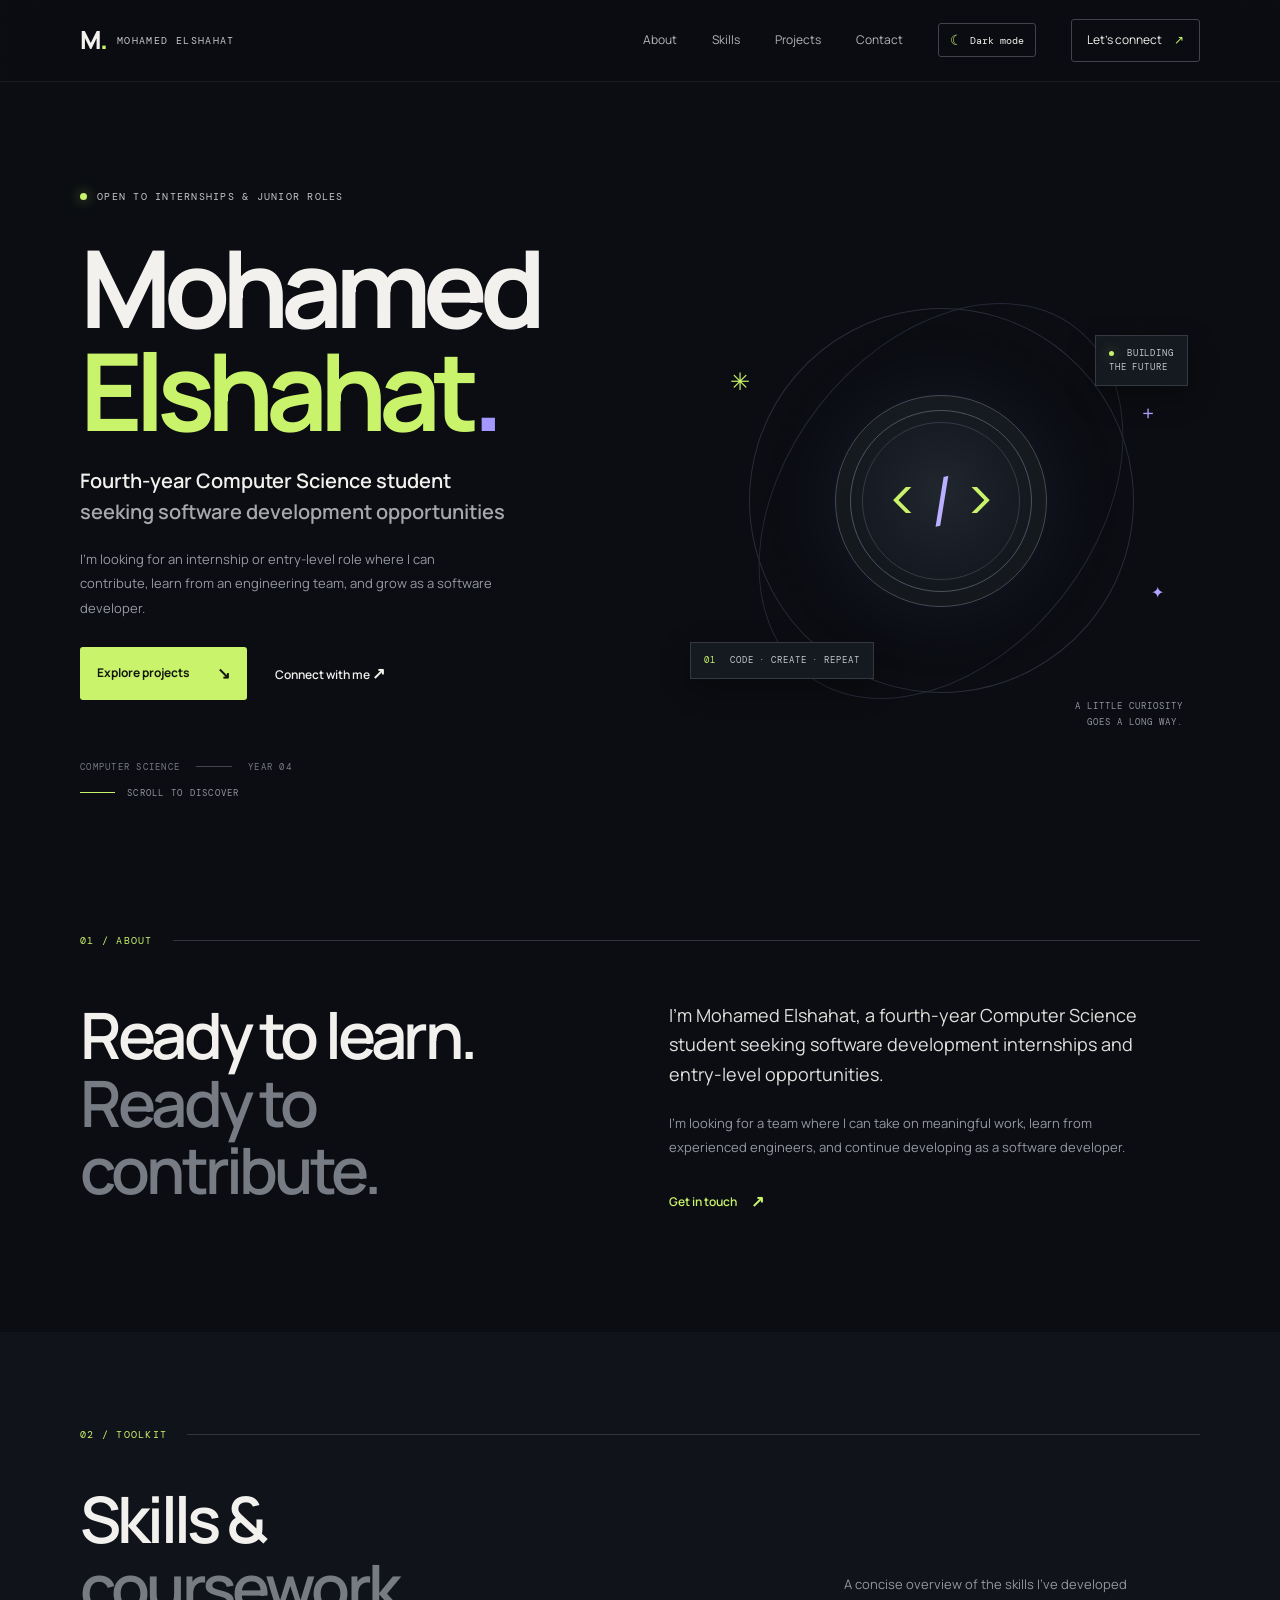
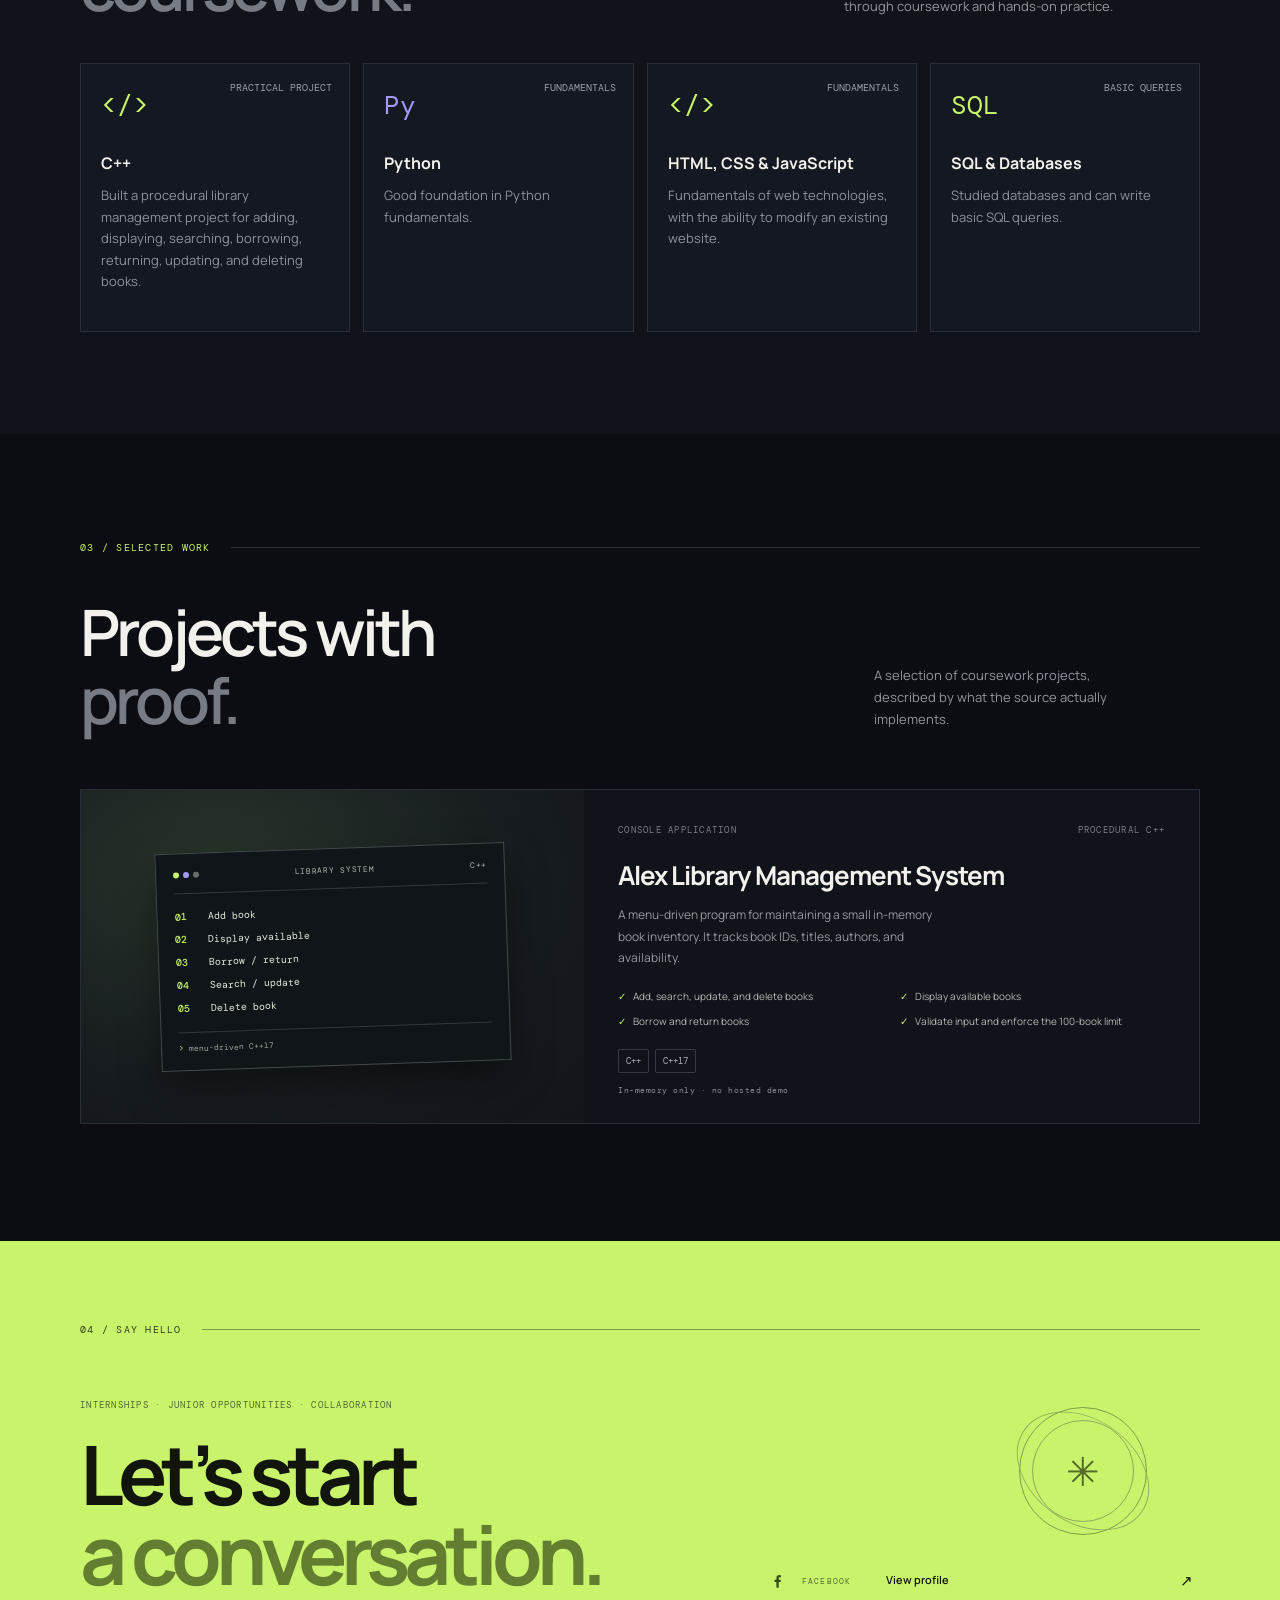
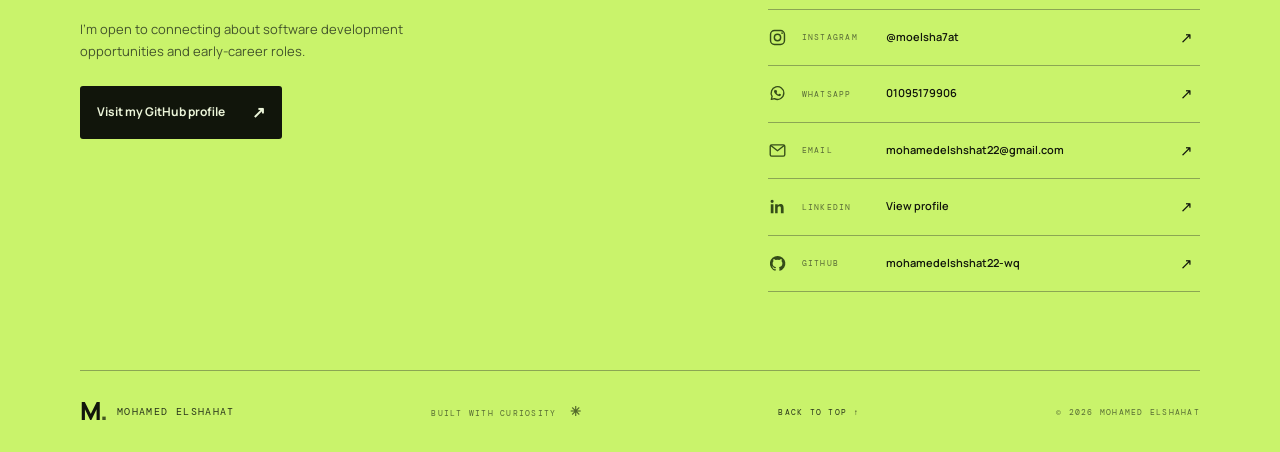
<file: index.html>
﻿<!doctype html>
<html lang="en">
<head>
  <meta charset="utf-8">
  <meta name="viewport" content="width=device-width, initial-scale=1">
  <meta name="theme-color" content="#0b0d12">
  <meta name="description" content="Mohamed Elshahat is a fourth-year Computer Science student seeking software development internships and entry-level opportunities.">
  <meta property="og:title" content="Mohamed Elshahat | Computer Science Student">
  <meta property="og:description" content="Fourth-year Computer Science student seeking software development internships and entry-level opportunities.">
  <meta property="og:type" content="website">
  <title>Mohamed Elshahat | CS Student Seeking Software Development Opportunities</title>
  <link rel="preconnect" href="https://fonts.googleapis.com">
  <link rel="preconnect" href="https://fonts.gstatic.com" crossorigin>
  <link href="https://fonts.googleapis.com/css2?family=DM+Mono:wght@400;500&family=Manrope:wght@400;500;600;700;800&display=swap" rel="stylesheet">
  <link rel="stylesheet" href="styles.css">
  <script defer src="script.js"></script>
</head>
<body>
  <a class="skip-link" href="#main-content">Skip to content</a>
  <div class="background-grid" aria-hidden="true"></div>

  <header class="site-header">
    <nav class="nav wrap" aria-label="Main navigation">
      <a class="brand" href="#home" aria-label="Mohamed Elshahat home">
        <span class="brand-mark" aria-hidden="true">M<span>.</span></span>
        <span class="brand-name">MOHAMED ELSHAHAT</span>
      </a>
      <button class="menu-toggle" type="button" aria-label="Open navigation" aria-expanded="false" aria-controls="nav-links">
        <span></span><span></span>
      </button>
      <div class="nav-links" id="nav-links">
        <a href="#about">About</a>
        <a href="#skills">Skills</a>
        <a href="#projects">Projects</a>
        <a href="#contact">Contact</a>
        <button class="theme-toggle" type="button" aria-label="Toggle color theme" aria-pressed="false">
          <span class="theme-icon" aria-hidden="true">☾</span>
          <span class="theme-label">Dark mode</span>
        </button>
        <a class="nav-cta" href="#contact">Let’s connect <span aria-hidden="true">↗</span></a>
      </div>
    </nav>
  </header>

  <main id="main-content" tabindex="-1">
    <section class="hero wrap" id="home" aria-labelledby="hero-title">
      <div class="hero-copy reveal">
        <p class="eyebrow"><span class="status-dot" aria-hidden="true"></span> OPEN TO INTERNSHIPS &amp; JUNIOR ROLES</p>
        <h1 id="hero-title">Mohamed<br><span class="name-accent">Elshahat</span><span class="hero-period" aria-hidden="true">.</span></h1>
        <p class="hero-title">Fourth-year Computer Science student<br><span>seeking software development opportunities</span></p>
        <p class="hero-intro">I’m looking for an internship or entry-level role where I can contribute, learn from an engineering team, and grow as a software developer.</p>
        <div class="hero-actions">
          <a class="button button-primary" href="#projects">Explore projects <span aria-hidden="true">↘</span></a>
          <a class="text-link" href="#contact">Connect with me <span aria-hidden="true">↗</span></a>
        </div>
        <div class="hero-meta"><span>COMPUTER SCIENCE</span><span class="meta-line" aria-hidden="true"></span><span>YEAR 04</span></div>
      </div>
      <div class="hero-art reveal" aria-hidden="true">
        <div class="orbit orbit-one"></div>
        <div class="orbit orbit-two"></div>
        <div class="art-core"><span class="core-bracket">&lt;</span><span class="core-slash">/</span><span class="core-bracket">&gt;</span></div>
        <div class="art-chip chip-top"><span class="chip-dot"></span> BUILDING<br>THE FUTURE</div>
        <div class="art-chip chip-bottom"><span class="chip-code">01</span> CODE · CREATE · REPEAT</div>
        <div class="spark spark-one">✳</div>
        <div class="spark spark-two">✦</div>
        <div class="art-cross">+</div>
        <div class="art-caption">A LITTLE CURIOSITY<br>GOES A LONG WAY.</div>
      </div>
      <a class="scroll-cue" href="#about"><span class="scroll-line" aria-hidden="true"></span> SCROLL TO DISCOVER</a>
    </section>

    <section class="section wrap" id="about" aria-labelledby="about-title">
      <div class="section-label reveal"><span>01 / ABOUT</span><span class="label-rule" aria-hidden="true"></span></div>
      <div class="about-layout">
        <h2 class="section-heading reveal" id="about-title">Ready to learn.<br><span class="muted">Ready to contribute.</span></h2>
        <div class="about-copy reveal">
          <p class="lead">I’m Mohamed Elshahat, a fourth-year Computer Science student seeking software development internships and entry-level opportunities.</p>
          <p>I’m looking for a team where I can take on meaningful work, learn from experienced engineers, and continue developing as a software developer.</p>
          <a class="inline-link" href="#contact">Get in touch <span aria-hidden="true">↗</span></a>
        </div>
      </div>
    </section>

    <section class="section skills-section" id="skills" aria-labelledby="skills-title">
      <div class="wrap">
        <div class="section-label reveal"><span>02 / TOOLKIT</span><span class="label-rule" aria-hidden="true"></span></div>
        <div class="skills-head">
          <h2 class="section-heading reveal" id="skills-title">Skills &amp;<br><span class="muted">coursework.</span></h2>
          <p class="skills-intro reveal">A concise overview of the skills I’ve developed through coursework and hands-on practice.</p>
        </div>
        <div class="skill-grid">
          <article class="skill-card reveal">
            <span class="skill-index">PRACTICAL PROJECT</span>
            <div class="skill-icon" aria-hidden="true">&lt;/&gt;</div>
            <h3>C++</h3>
            <p>Built a procedural library management project for adding, displaying, searching, borrowing, returning, updating, and deleting books.</p>
          </article>
          <article class="skill-card reveal">
            <span class="skill-index">FUNDAMENTALS</span>
            <div class="skill-icon" aria-hidden="true">Py</div>
            <h3>Python</h3>
            <p>Good foundation in Python fundamentals.</p>
          </article>
          <article class="skill-card reveal">
            <span class="skill-index">FUNDAMENTALS</span>
            <div class="skill-icon" aria-hidden="true">&lt;/&gt;</div>
            <h3>HTML, CSS &amp; JavaScript</h3>
            <p>Fundamentals of web technologies, with the ability to modify an existing website.</p>
          </article>
          <article class="skill-card reveal">
            <span class="skill-index">BASIC QUERIES</span>
            <div class="skill-icon" aria-hidden="true">SQL</div>
            <h3>SQL &amp; Databases</h3>
            <p>Studied databases and can write basic SQL queries.</p>
          </article>
        </div>
      </div>
    </section>

    <section class="section wrap" id="projects" aria-labelledby="projects-title">
      <div class="section-label reveal"><span>03 / SELECTED WORK</span><span class="label-rule" aria-hidden="true"></span></div>
      <div class="projects-head">
        <h2 class="section-heading reveal" id="projects-title">Projects with<br><span class="muted">proof.</span></h2>
        <p class="projects-intro reveal">A selection of coursework projects, described by what the source actually implements.</p>
      </div>
      <div class="project-list">
        <article class="project-card alex-project-card reveal" aria-labelledby="alex-library-title">
          <div class="project-visual alex-project-visual" aria-hidden="true">
            <div class="alex-terminal">
              <div class="alex-terminal-head"><span class="terminal-lights"><i></i><i></i><i></i></span><span>LIBRARY SYSTEM</span><span>C++</span></div>
              <div class="alex-terminal-menu">
                <span><b>01</b> Add book</span>
                <span><b>02</b> Display available</span>
                <span><b>03</b> Borrow / return</span>
                <span><b>04</b> Search / update</span>
                <span><b>05</b> Delete book</span>
              </div>
              <div class="alex-terminal-prompt"><span>&gt;</span> menu-driven C++17</div>
            </div>
          </div>
          <div class="project-info">
            <div class="project-topline"><span>CONSOLE APPLICATION</span><span>PROCEDURAL C++</span></div>
            <h3 id="alex-library-title">Alex Library Management System</h3>
            <p>A menu-driven program for maintaining a small in-memory book inventory. It tracks book IDs, titles, authors, and availability.</p>
            <ul class="project-feature-list">
              <li>Add, search, update, and delete books</li>
              <li>Display available books</li>
              <li>Borrow and return books</li>
              <li>Validate input and enforce the 100-book limit</li>
            </ul>
            <div class="tags project-tags" aria-label="Technologies">
              <span>C++</span>
              <span>C++17</span>
            </div>
            <p class="project-storage-note">In-memory only · no hosted demo</p>
          </div>
        </article>
      </div>
    </section>

    <section class="contact-section" id="contact" aria-labelledby="contact-title">
      <div class="wrap contact-wrap">
        <div class="section-label reveal"><span>04 / SAY HELLO</span><span class="label-rule" aria-hidden="true"></span></div>
        <div class="contact-content">
          <div class="contact-copy reveal">
            <p class="eyebrow contact-eyebrow">INTERNSHIPS · JUNIOR OPPORTUNITIES · COLLABORATION</p>
            <h2 id="contact-title">Let’s start<br><span>a conversation.</span></h2>
            <p class="contact-desc">I’m open to connecting about software development opportunities and early-career roles.</p>
            <a class="button button-light" href="https://github.com/mohamedelshshat22-wq" target="_blank" rel="noopener noreferrer">Visit my GitHub profile <span aria-hidden="true">↗</span></a>
          </div>
          <div class="contact-side reveal">
            <div class="contact-orbit" aria-hidden="true"><span>✳</span></div>
            <div class="contact-links">
              <a href="https://www.facebook.com/share/1DxKcTXiVf/" target="_blank" rel="noopener noreferrer" aria-label="Facebook profile, opens in a new tab">
                <svg class="social-icon" viewBox="0 0 24 24" aria-hidden="true" focusable="false"><path fill="currentColor" d="M13.5 21v-7.1h2.4l.36-2.78H13.5V9.34c0-.8.22-1.34 1.38-1.34h1.47V5.51A19.3 19.3 0 0 0 14.2 5c-2.14 0-3.6 1.3-3.6 3.69v2.43H8.18v2.78h2.42V21h2.9Z"/></svg>
                <span>FACEBOOK</span><b>View profile</b><i aria-hidden="true">↗</i>
              </a>
              <a href="https://www.instagram.com/moelsha7at?vrfl=cGMxaGp4cjZ3cDF5" target="_blank" rel="noopener noreferrer" aria-label="Instagram profile, opens in a new tab">
                <svg class="social-icon" viewBox="0 0 24 24" aria-hidden="true" focusable="false"><rect x="3.2" y="3.2" width="17.6" height="17.6" rx="5" fill="none" stroke="currentColor" stroke-width="1.8"/><circle cx="12" cy="12" r="4" fill="none" stroke="currentColor" stroke-width="1.8"/><circle cx="17.8" cy="6.4" r="1.15" fill="currentColor"/></svg>
                <span>INSTAGRAM</span><b>@moelsha7at</b><i aria-hidden="true">↗</i>
              </a>
              <a href="https://wa.me/201095179906" aria-label="WhatsApp Mohamed Elshahat at 01095179906">
                <svg class="social-icon" viewBox="0 0 24 24" aria-hidden="true" focusable="false"><path d="M20 11.5a8 8 0 0 1-11.8 7l-4 1 1-3.9A8 8 0 1 1 20 11.5Z" fill="none" stroke="currentColor" stroke-linecap="round" stroke-linejoin="round" stroke-width="1.7"/><path d="M9.1 8.2c.2-.5.45-.5.7-.5h.5c.15 0 .35.05.45.35l.7 1.65c.1.25.1.4-.05.6l-.55.7c-.15.15-.2.3-.05.5.45.75 1.1 1.4 1.9 1.8.2.1.35.1.5-.1l.7-.8c.15-.2.35-.25.55-.15l1.6.75c.25.1.4.2.4.4 0 .25-.1 1.1-.75 1.55-.55.4-1.3.6-2.1.35-1.05-.3-2.35-.85-3.85-2.2-1.15-1.05-1.9-2.35-2.1-3.25-.2-.85.1-1.55.55-2.05.25-.25.55-.4.85-.4Z" fill="currentColor"/></svg>
                <span>WHATSAPP</span><b>01095179906</b><i aria-hidden="true">↗</i>
              </a>
              <a href="mailto:mohamedelshshat22@gmail.com" aria-label="Email Mohamed Elshahat">
                <svg class="social-icon" viewBox="0 0 24 24" aria-hidden="true" focusable="false"><rect x="2.8" y="4.8" width="18.4" height="14.4" rx="1.8" fill="none" stroke="currentColor" stroke-width="1.7"/><path d="m4 6 8 6.3L20 6" fill="none" stroke="currentColor" stroke-linecap="round" stroke-linejoin="round" stroke-width="1.7"/></svg>
                <span>EMAIL</span><b>mohamedelshshat22@gmail.com</b><i aria-hidden="true">↗</i>
              </a>
              <a href="https://www.linkedin.com/in/mohamed-elshahat-28621529b?utm_source=share_via&amp;utm_content=profile&amp;utm_medium=member_android" target="_blank" rel="noopener noreferrer" aria-label="LinkedIn profile, opens in a new tab">
                <svg class="social-icon" viewBox="0 0 24 24" aria-hidden="true" focusable="false"><path fill="currentColor" d="M5.2 3.5a2 2 0 1 0 0 4 2 2 0 0 0 0-4ZM3.5 9h3.4v11.5H3.5V9Zm5.5 0h3.3v1.6h.05c.46-.87 1.58-1.8 3.25-1.8 3.48 0 4.12 2.3 4.12 5.3v6.4h-3.45v-5.67c0-1.36-.02-3.1-1.9-3.1-1.9 0-2.2 1.48-2.2 3v5.77H9V9Z"/></svg>
                <span>LINKEDIN</span><b>View profile</b><i aria-hidden="true">↗</i>
              </a>
              <a href="https://github.com/mohamedelshshat22-wq" target="_blank" rel="noopener noreferrer">
                <svg class="social-icon" viewBox="0 0 24 24" aria-hidden="true" focusable="false"><path fill="currentColor" d="M12 2.4a9.6 9.6 0 0 0-3.03 18.71c.48.09.66-.2.66-.46v-1.66c-2.68.58-3.25-1.14-3.25-1.14-.44-1.12-1.08-1.42-1.08-1.42-.88-.6.07-.59.07-.59.97.07 1.48 1 1.48 1 .86 1.47 2.25 1.05 2.8.8.09-.63.34-1.05.61-1.3-2.14-.24-4.4-1.07-4.4-4.76 0-1.05.38-1.9 1-2.58-.1-.25-.44-1.22.1-2.55 0 0 .82-.26 2.64.98a9.2 9.2 0 0 1 4.8 0c1.83-1.24 2.65-.98 2.65-.98.53 1.33.2 2.3.1 2.55.62.68 1 1.53 1 2.58 0 3.7-2.27 4.52-4.43 4.76.35.3.66.88.66 1.77v2.63c0 .26.17.56.66.46A9.6 9.6 0 0 0 12 2.4Z"/></svg>
                <span>GITHUB</span><b>mohamedelshshat22-wq</b><i aria-hidden="true">↗</i>
              </a>
            </div>
          </div>
        </div>
        <footer class="footer">
          <a class="brand footer-brand" href="#home" aria-label="Back to Mohamed Elshahat home">
            <span class="brand-mark" aria-hidden="true">M<span>.</span></span>
            <span class="brand-name">MOHAMED ELSHAHAT</span>
          </a>
          <span>BUILT WITH CURIOSITY <b aria-hidden="true">✳</b></span>
          <a href="#home" class="back-top">BACK TO TOP ↑</a>
          <small>© <span id="year"></span> MOHAMED ELSHAHAT</small>
        </footer>
      </div>
    </section>
  </main>
</body>
</html>
</file>
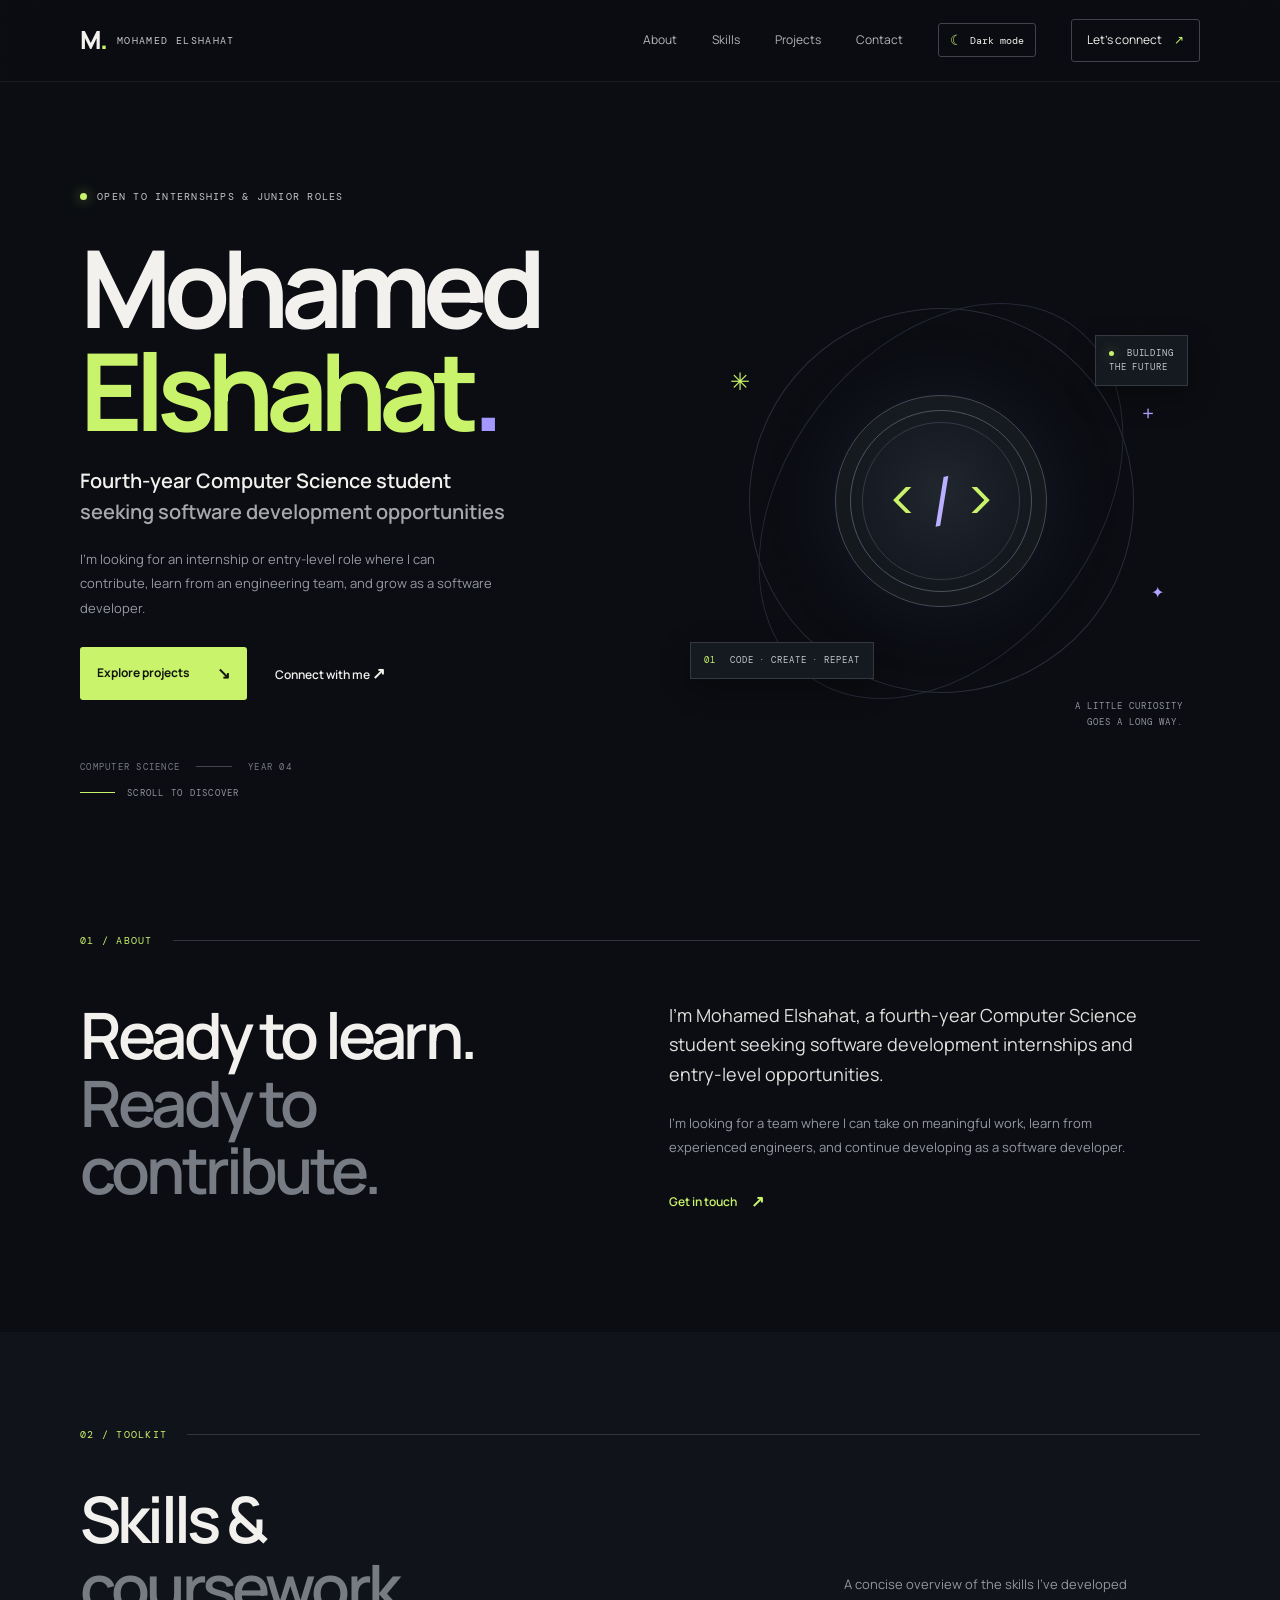
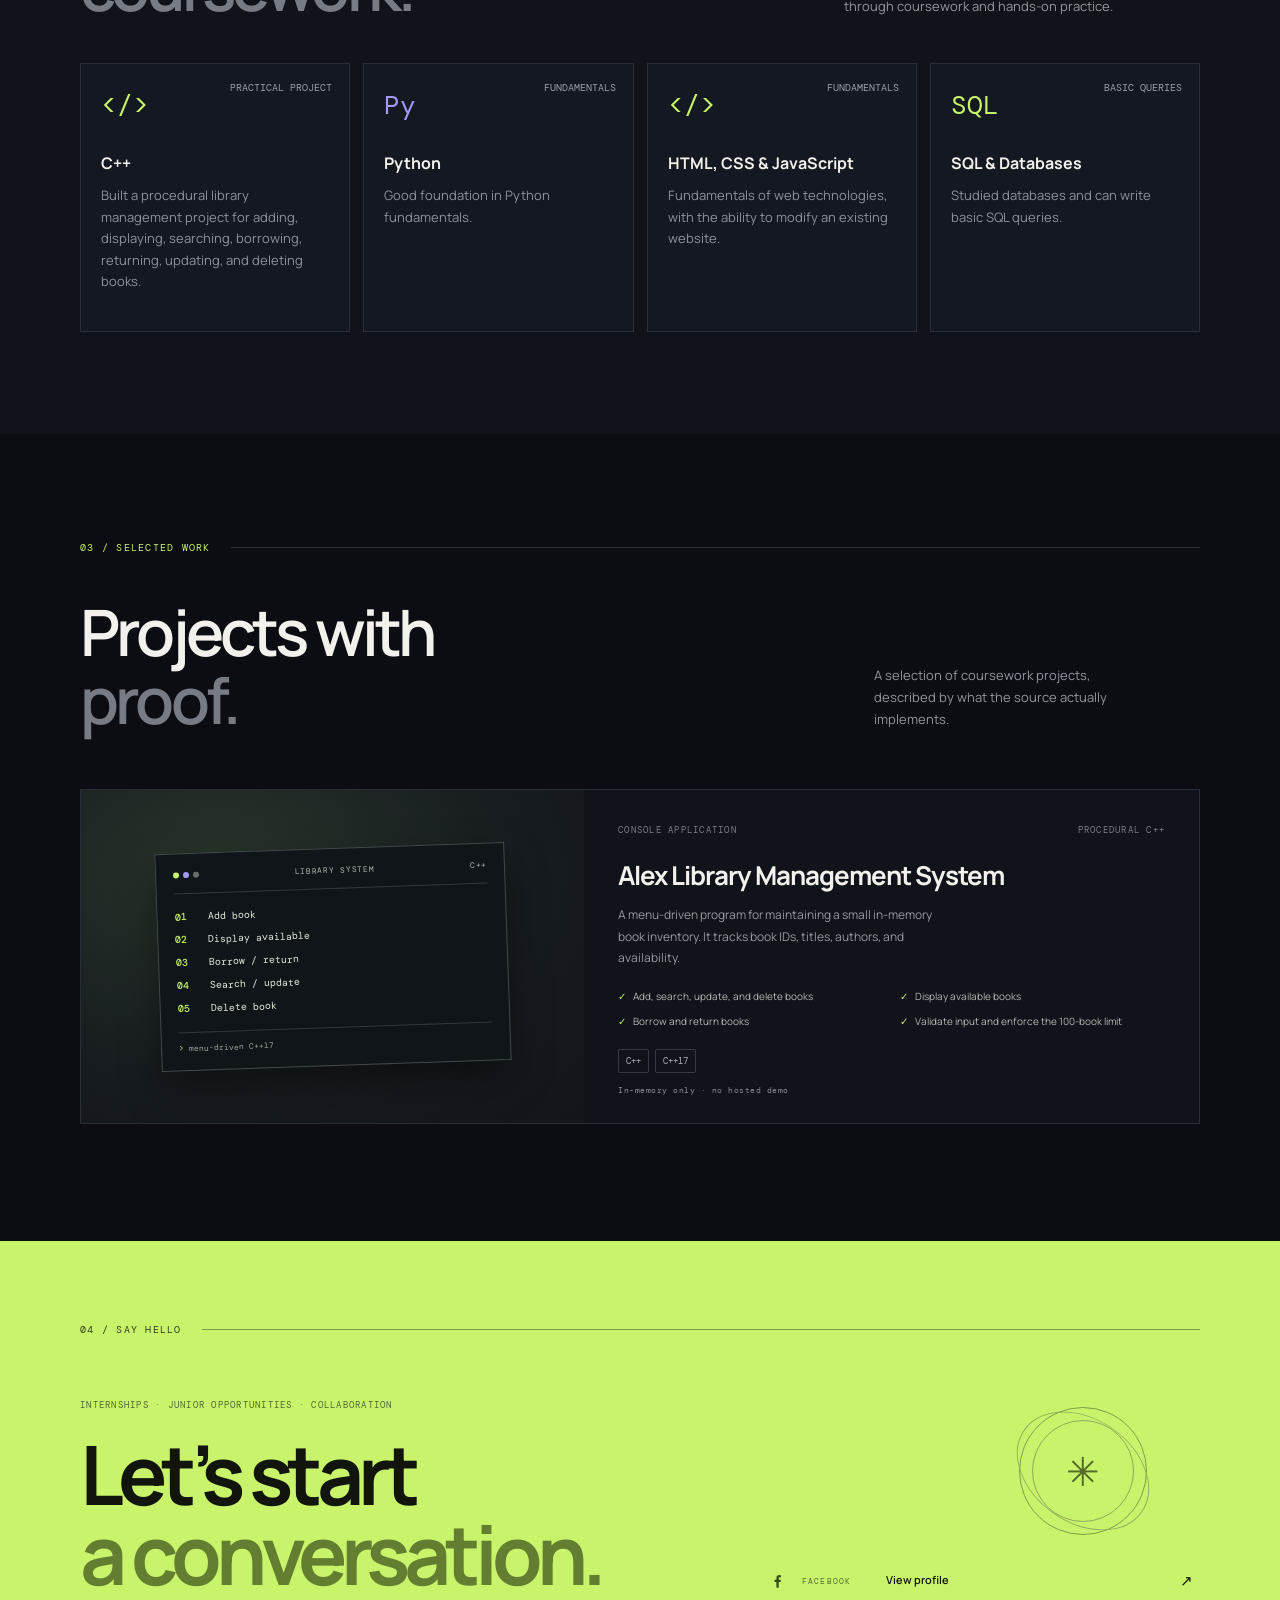
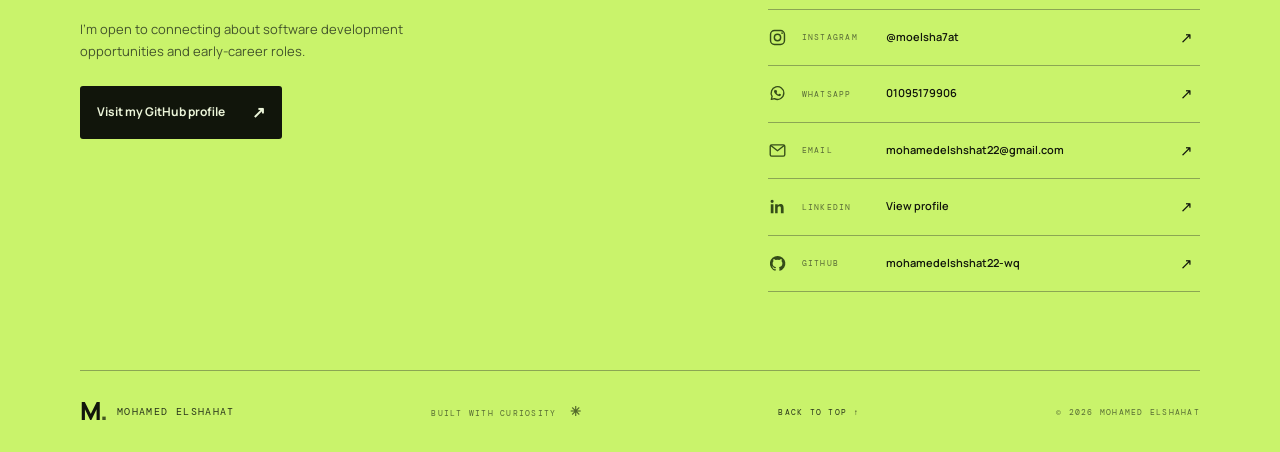
<file: release-site/index.html>
﻿<!doctype html>
<html lang="en">
<head>
  <meta charset="utf-8">
  <meta name="viewport" content="width=device-width, initial-scale=1">
  <meta name="theme-color" content="#0b0d12">
  <meta name="description" content="Mohamed Elshahat is a fourth-year Computer Science student seeking software development internships and entry-level opportunities.">
  <meta property="og:title" content="Mohamed Elshahat | Computer Science Student">
  <meta property="og:description" content="Fourth-year Computer Science student seeking software development internships and entry-level opportunities.">
  <meta property="og:type" content="website">
  <title>Mohamed Elshahat | CS Student Seeking Software Development Opportunities</title>
  <link rel="preconnect" href="https://fonts.googleapis.com">
  <link rel="preconnect" href="https://fonts.gstatic.com" crossorigin>
  <link href="https://fonts.googleapis.com/css2?family=DM+Mono:wght@400;500&family=Manrope:wght@400;500;600;700;800&display=swap" rel="stylesheet">
  <link rel="stylesheet" href="styles.css">
  <script defer src="script.js"></script>
</head>
<body>
  <a class="skip-link" href="#main-content">Skip to content</a>
  <div class="background-grid" aria-hidden="true"></div>

  <header class="site-header">
    <nav class="nav wrap" aria-label="Main navigation">
      <a class="brand" href="#home" aria-label="Mohamed Elshahat home">
        <span class="brand-mark" aria-hidden="true">M<span>.</span></span>
        <span class="brand-name">MOHAMED ELSHAHAT</span>
      </a>
      <button class="menu-toggle" type="button" aria-label="Open navigation" aria-expanded="false" aria-controls="nav-links">
        <span></span><span></span>
      </button>
      <div class="nav-links" id="nav-links">
        <a href="#about">About</a>
        <a href="#skills">Skills</a>
        <a href="#projects">Projects</a>
        <a href="#contact">Contact</a>
        <button class="theme-toggle" type="button" aria-label="Toggle color theme" aria-pressed="false">
          <span class="theme-icon" aria-hidden="true">☾</span>
          <span class="theme-label">Dark mode</span>
        </button>
        <a class="nav-cta" href="#contact">Let’s connect <span aria-hidden="true">↗</span></a>
      </div>
    </nav>
  </header>

  <main id="main-content" tabindex="-1">
    <section class="hero wrap" id="home" aria-labelledby="hero-title">
      <div class="hero-copy reveal">
        <p class="eyebrow"><span class="status-dot" aria-hidden="true"></span> OPEN TO INTERNSHIPS &amp; JUNIOR ROLES</p>
        <h1 id="hero-title">Mohamed<br><span class="name-accent">Elshahat</span><span class="hero-period" aria-hidden="true">.</span></h1>
        <p class="hero-title">Fourth-year Computer Science student<br><span>seeking software development opportunities</span></p>
        <p class="hero-intro">I’m looking for an internship or entry-level role where I can contribute, learn from an engineering team, and grow as a software developer.</p>
        <div class="hero-actions">
          <a class="button button-primary" href="#projects">Explore projects <span aria-hidden="true">↘</span></a>
          <a class="text-link" href="#contact">Connect with me <span aria-hidden="true">↗</span></a>
        </div>
        <div class="hero-meta"><span>COMPUTER SCIENCE</span><span class="meta-line" aria-hidden="true"></span><span>YEAR 04</span></div>
      </div>
      <div class="hero-art reveal" aria-hidden="true">
        <div class="orbit orbit-one"></div>
        <div class="orbit orbit-two"></div>
        <div class="art-core"><span class="core-bracket">&lt;</span><span class="core-slash">/</span><span class="core-bracket">&gt;</span></div>
        <div class="art-chip chip-top"><span class="chip-dot"></span> BUILDING<br>THE FUTURE</div>
        <div class="art-chip chip-bottom"><span class="chip-code">01</span> CODE · CREATE · REPEAT</div>
        <div class="spark spark-one">✳</div>
        <div class="spark spark-two">✦</div>
        <div class="art-cross">+</div>
        <div class="art-caption">A LITTLE CURIOSITY<br>GOES A LONG WAY.</div>
      </div>
      <a class="scroll-cue" href="#about"><span class="scroll-line" aria-hidden="true"></span> SCROLL TO DISCOVER</a>
    </section>

    <section class="section wrap" id="about" aria-labelledby="about-title">
      <div class="section-label reveal"><span>01 / ABOUT</span><span class="label-rule" aria-hidden="true"></span></div>
      <div class="about-layout">
        <h2 class="section-heading reveal" id="about-title">Ready to learn.<br><span class="muted">Ready to contribute.</span></h2>
        <div class="about-copy reveal">
          <p class="lead">I’m Mohamed Elshahat, a fourth-year Computer Science student seeking software development internships and entry-level opportunities.</p>
          <p>I’m looking for a team where I can take on meaningful work, learn from experienced engineers, and continue developing as a software developer.</p>
          <a class="inline-link" href="#contact">Get in touch <span aria-hidden="true">↗</span></a>
        </div>
      </div>
    </section>

    <section class="section skills-section" id="skills" aria-labelledby="skills-title">
      <div class="wrap">
        <div class="section-label reveal"><span>02 / TOOLKIT</span><span class="label-rule" aria-hidden="true"></span></div>
        <div class="skills-head">
          <h2 class="section-heading reveal" id="skills-title">Skills &amp;<br><span class="muted">coursework.</span></h2>
          <p class="skills-intro reveal">A concise overview of the skills I’ve developed through coursework and hands-on practice.</p>
        </div>
        <div class="skill-grid">
          <article class="skill-card reveal">
            <span class="skill-index">PRACTICAL PROJECT</span>
            <div class="skill-icon" aria-hidden="true">&lt;/&gt;</div>
            <h3>C++</h3>
            <p>Built a procedural library management project for adding, displaying, searching, borrowing, returning, updating, and deleting books.</p>
          </article>
          <article class="skill-card reveal">
            <span class="skill-index">FUNDAMENTALS</span>
            <div class="skill-icon" aria-hidden="true">Py</div>
            <h3>Python</h3>
            <p>Good foundation in Python fundamentals.</p>
          </article>
          <article class="skill-card reveal">
            <span class="skill-index">FUNDAMENTALS</span>
            <div class="skill-icon" aria-hidden="true">&lt;/&gt;</div>
            <h3>HTML, CSS &amp; JavaScript</h3>
            <p>Fundamentals of web technologies, with the ability to modify an existing website.</p>
          </article>
          <article class="skill-card reveal">
            <span class="skill-index">BASIC QUERIES</span>
            <div class="skill-icon" aria-hidden="true">SQL</div>
            <h3>SQL &amp; Databases</h3>
            <p>Studied databases and can write basic SQL queries.</p>
          </article>
        </div>
      </div>
    </section>

    <section class="section wrap" id="projects" aria-labelledby="projects-title">
      <div class="section-label reveal"><span>03 / SELECTED WORK</span><span class="label-rule" aria-hidden="true"></span></div>
      <div class="projects-head">
        <h2 class="section-heading reveal" id="projects-title">Projects with<br><span class="muted">proof.</span></h2>
        <p class="projects-intro reveal">A selection of coursework projects, described by what the source actually implements.</p>
      </div>
      <div class="project-list">
        <article class="project-card alex-project-card reveal" aria-labelledby="alex-library-title">
          <div class="project-visual alex-project-visual" aria-hidden="true">
            <div class="alex-terminal">
              <div class="alex-terminal-head"><span class="terminal-lights"><i></i><i></i><i></i></span><span>LIBRARY SYSTEM</span><span>C++</span></div>
              <div class="alex-terminal-menu">
                <span><b>01</b> Add book</span>
                <span><b>02</b> Display available</span>
                <span><b>03</b> Borrow / return</span>
                <span><b>04</b> Search / update</span>
                <span><b>05</b> Delete book</span>
              </div>
              <div class="alex-terminal-prompt"><span>&gt;</span> menu-driven C++17</div>
            </div>
          </div>
          <div class="project-info">
            <div class="project-topline"><span>CONSOLE APPLICATION</span><span>PROCEDURAL C++</span></div>
            <h3 id="alex-library-title">Alex Library Management System</h3>
            <p>A menu-driven program for maintaining a small in-memory book inventory. It tracks book IDs, titles, authors, and availability.</p>
            <ul class="project-feature-list">
              <li>Add, search, update, and delete books</li>
              <li>Display available books</li>
              <li>Borrow and return books</li>
              <li>Validate input and enforce the 100-book limit</li>
            </ul>
            <div class="tags project-tags" aria-label="Technologies">
              <span>C++</span>
              <span>C++17</span>
            </div>
            <p class="project-storage-note">In-memory only · no hosted demo</p>
          </div>
        </article>
      </div>
    </section>

    <section class="contact-section" id="contact" aria-labelledby="contact-title">
      <div class="wrap contact-wrap">
        <div class="section-label reveal"><span>04 / SAY HELLO</span><span class="label-rule" aria-hidden="true"></span></div>
        <div class="contact-content">
          <div class="contact-copy reveal">
            <p class="eyebrow contact-eyebrow">INTERNSHIPS · JUNIOR OPPORTUNITIES · COLLABORATION</p>
            <h2 id="contact-title">Let’s start<br><span>a conversation.</span></h2>
            <p class="contact-desc">I’m open to connecting about software development opportunities and early-career roles.</p>
            <a class="button button-light" href="https://github.com/mohamedelshshat22-wq" target="_blank" rel="noopener noreferrer">Visit my GitHub profile <span aria-hidden="true">↗</span></a>
          </div>
          <div class="contact-side reveal">
            <div class="contact-orbit" aria-hidden="true"><span>✳</span></div>
            <div class="contact-links">
              <a href="https://www.facebook.com/share/1DxKcTXiVf/" target="_blank" rel="noopener noreferrer" aria-label="Facebook profile, opens in a new tab">
                <svg class="social-icon" viewBox="0 0 24 24" aria-hidden="true" focusable="false"><path fill="currentColor" d="M13.5 21v-7.1h2.4l.36-2.78H13.5V9.34c0-.8.22-1.34 1.38-1.34h1.47V5.51A19.3 19.3 0 0 0 14.2 5c-2.14 0-3.6 1.3-3.6 3.69v2.43H8.18v2.78h2.42V21h2.9Z"/></svg>
                <span>FACEBOOK</span><b>View profile</b><i aria-hidden="true">↗</i>
              </a>
              <a href="https://www.instagram.com/moelsha7at?vrfl=cGMxaGp4cjZ3cDF5" target="_blank" rel="noopener noreferrer" aria-label="Instagram profile, opens in a new tab">
                <svg class="social-icon" viewBox="0 0 24 24" aria-hidden="true" focusable="false"><rect x="3.2" y="3.2" width="17.6" height="17.6" rx="5" fill="none" stroke="currentColor" stroke-width="1.8"/><circle cx="12" cy="12" r="4" fill="none" stroke="currentColor" stroke-width="1.8"/><circle cx="17.8" cy="6.4" r="1.15" fill="currentColor"/></svg>
                <span>INSTAGRAM</span><b>@moelsha7at</b><i aria-hidden="true">↗</i>
              </a>
              <a href="https://wa.me/201095179906" aria-label="WhatsApp Mohamed Elshahat at 01095179906">
                <svg class="social-icon" viewBox="0 0 24 24" aria-hidden="true" focusable="false"><path d="M20 11.5a8 8 0 0 1-11.8 7l-4 1 1-3.9A8 8 0 1 1 20 11.5Z" fill="none" stroke="currentColor" stroke-linecap="round" stroke-linejoin="round" stroke-width="1.7"/><path d="M9.1 8.2c.2-.5.45-.5.7-.5h.5c.15 0 .35.05.45.35l.7 1.65c.1.25.1.4-.05.6l-.55.7c-.15.15-.2.3-.05.5.45.75 1.1 1.4 1.9 1.8.2.1.35.1.5-.1l.7-.8c.15-.2.35-.25.55-.15l1.6.75c.25.1.4.2.4.4 0 .25-.1 1.1-.75 1.55-.55.4-1.3.6-2.1.35-1.05-.3-2.35-.85-3.85-2.2-1.15-1.05-1.9-2.35-2.1-3.25-.2-.85.1-1.55.55-2.05.25-.25.55-.4.85-.4Z" fill="currentColor"/></svg>
                <span>WHATSAPP</span><b>01095179906</b><i aria-hidden="true">↗</i>
              </a>
              <a href="mailto:mohamedelshshat22@gmail.com" aria-label="Email Mohamed Elshahat">
                <svg class="social-icon" viewBox="0 0 24 24" aria-hidden="true" focusable="false"><rect x="2.8" y="4.8" width="18.4" height="14.4" rx="1.8" fill="none" stroke="currentColor" stroke-width="1.7"/><path d="m4 6 8 6.3L20 6" fill="none" stroke="currentColor" stroke-linecap="round" stroke-linejoin="round" stroke-width="1.7"/></svg>
                <span>EMAIL</span><b>mohamedelshshat22@gmail.com</b><i aria-hidden="true">↗</i>
              </a>
              <a href="https://www.linkedin.com/in/mohamed-elshahat-28621529b?utm_source=share_via&amp;utm_content=profile&amp;utm_medium=member_android" target="_blank" rel="noopener noreferrer" aria-label="LinkedIn profile, opens in a new tab">
                <svg class="social-icon" viewBox="0 0 24 24" aria-hidden="true" focusable="false"><path fill="currentColor" d="M5.2 3.5a2 2 0 1 0 0 4 2 2 0 0 0 0-4ZM3.5 9h3.4v11.5H3.5V9Zm5.5 0h3.3v1.6h.05c.46-.87 1.58-1.8 3.25-1.8 3.48 0 4.12 2.3 4.12 5.3v6.4h-3.45v-5.67c0-1.36-.02-3.1-1.9-3.1-1.9 0-2.2 1.48-2.2 3v5.77H9V9Z"/></svg>
                <span>LINKEDIN</span><b>View profile</b><i aria-hidden="true">↗</i>
              </a>
              <a href="https://github.com/mohamedelshshat22-wq" target="_blank" rel="noopener noreferrer">
                <svg class="social-icon" viewBox="0 0 24 24" aria-hidden="true" focusable="false"><path fill="currentColor" d="M12 2.4a9.6 9.6 0 0 0-3.03 18.71c.48.09.66-.2.66-.46v-1.66c-2.68.58-3.25-1.14-3.25-1.14-.44-1.12-1.08-1.42-1.08-1.42-.88-.6.07-.59.07-.59.97.07 1.48 1 1.48 1 .86 1.47 2.25 1.05 2.8.8.09-.63.34-1.05.61-1.3-2.14-.24-4.4-1.07-4.4-4.76 0-1.05.38-1.9 1-2.58-.1-.25-.44-1.22.1-2.55 0 0 .82-.26 2.64.98a9.2 9.2 0 0 1 4.8 0c1.83-1.24 2.65-.98 2.65-.98.53 1.33.2 2.3.1 2.55.62.68 1 1.53 1 2.58 0 3.7-2.27 4.52-4.43 4.76.35.3.66.88.66 1.77v2.63c0 .26.17.56.66.46A9.6 9.6 0 0 0 12 2.4Z"/></svg>
                <span>GITHUB</span><b>mohamedelshshat22-wq</b><i aria-hidden="true">↗</i>
              </a>
            </div>
          </div>
        </div>
        <footer class="footer">
          <a class="brand footer-brand" href="#home" aria-label="Back to Mohamed Elshahat home">
            <span class="brand-mark" aria-hidden="true">M<span>.</span></span>
            <span class="brand-name">MOHAMED ELSHAHAT</span>
          </a>
          <span>BUILT WITH CURIOSITY <b aria-hidden="true">✳</b></span>
          <a href="#home" class="back-top">BACK TO TOP ↑</a>
          <small>© <span id="year"></span> MOHAMED ELSHAHAT</small>
        </footer>
      </div>
    </section>
  </main>
</body>
</html>
</file>
<file: styles.css>
/* Mohamed Elshahat portfolio — responsive styles */

:root {
  --bg:#0b0d12;
  --panel:#11141b;
  --panel2:#151922;
  --line:#272b35;
  --text:#f2f1ed;
  --muted:#a0a2a7;
  --dim:#6e727c;
  --lime:#c9f36b;
  --purple:#a497ff;
  --font:'Manrope',sans-serif;
  --mono:'DM Mono',monospace
}

* {
  box-sizing:border-box
}

html {
  scroll-behavior:smooth;
  scroll-padding-top:88px
}

body {
  margin:0;
  background:var(--bg);
  color:var(--text);
  font-family:var(--font);
  font-size:14px;
  line-height:1.7;
  overflow-x:hidden
}

.background-grid {
  position:absolute;
  inset:0 0 auto;
  height:900px;
  pointer-events:none;
  opacity:.18;
  background-image:linear-gradient(rgba(255,255,255,.035) 1px,transparent 1px),linear-gradient(90deg,rgba(255,255,255,.035) 1px,transparent 1px);
  background-size:76px 76px;
  mask-image:linear-gradient(to bottom,black,transparent)
}

a {
  color:inherit;
  text-decoration:none
}

.wrap {
  width:min(1120px,calc(100% - 64px));
  margin-inline:auto
}

.site-header {
  height:82px;
  border-bottom:1px solid rgba(255,255,255,.07);
  position:sticky;
  top:0;
  z-index:20;
  background:rgba(11,13,18,.85);
  backdrop-filter:blur(18px)
}

.nav {
  height:100%;
  display:flex;
  align-items:center;
  justify-content:space-between
}

.brand {
  display:flex;
  gap:11px;
  align-items:center
}

.brand-mark {
  font-size:25px;
  font-weight:800;
  letter-spacing:-2px
}

.brand-mark span {
  color:var(--lime)
}

.brand-name {
  font:10px var(--mono);
  letter-spacing:1.35px;
  color:#c6c7ca
}

.nav-links {
  display:flex;
  align-items:center;
  gap:35px
}

.nav-links>a:not(.nav-cta) {
  font-size:12px;
  color:#b5b6bb;
  transition:color .2s
}

.nav-links>a:hover,.text-link:hover,.inline-link:hover {
  color:var(--lime)
}

.nav-cta {
  font-size:12px;
  border:1px solid #41444b;
  padding:10px 15px;
  border-radius:3px;
  transition:background .2s,border-color .2s
}

.nav-cta span {
  color:var(--lime);
  margin-left:10px
}

.nav-cta:hover {
  background:#1b2028;
  border-color:#737985
}

.menu-toggle {
  display:none;
  background:none;
  border:0;
  color:var(--text)
}

.hero {
  min-height:665px;
  padding-top:108px;
  display:grid;
  grid-template-columns:1fr .86fr;
  align-items:center;
  position:relative
}

.hero-copy {
  padding-bottom:54px
}

.eyebrow,.section-label,.hero-meta,.scroll-cue,.project-topline,.project-footnote,.contact-links>a>span,.footer>span,.footer>small,.back-top {
  font:10px var(--mono);
  letter-spacing:1.25px
}

.eyebrow {
  display:flex;
  gap:10px;
  align-items:center;
  color:#c4c6c8;
  margin:0
}

.status-dot,.chip-dot {
  width:7px;
  height:7px;
  border-radius:50%;
  background:var(--lime);
  box-shadow:0 0 13px rgba(201,243,107,.6)
}

h1 {
  font-size:clamp(64px,8.4vw,108px);
  letter-spacing:-8px;
  line-height:.96;
  margin:32px 0 24px;
  font-weight:700
}

.name-accent {
  color:var(--lime)
}

.hero-period {
  color:var(--purple)
}

.hero-title {
  font-size:20px;
  line-height:1.55;
  font-weight:600;
  margin:0
}

.hero-title span {
  color:#a7a8ad
}

.hero-intro {
  max-width:420px;
  color:#9699a2;
  font-size:13px;
  margin:20px 0 27px;
  line-height:1.85
}

.hero-actions {
  display:flex;
  gap:28px;
  align-items:center
}

.button {
  display:inline-flex;
  align-items:center;
  gap:27px;
  padding:13px 17px;
  font-size:12px;
  font-weight:700;
  border-radius:3px;
  transition:transform .2s,background .2s
}

.button:hover {
  transform:translateY(-3px)
}

.button-primary {
  background:var(--lime);
  color:#13170c
}

.button-primary:hover {
  background:#d8ff87
}

.button span,.text-link span,.inline-link span {
  font-size:16px
}

.text-link,.inline-link {
  font-size:12px;
  font-weight:600;
  transition:color .2s
}

.hero-meta {
  display:flex;
  gap:16px;
  align-items:center;
  color:#777b84;
  margin-top:61px;
  font-size:9px
}

.meta-line {
  height:1px;
  width:36px;
  background:#41454d
}

.hero-art {
  height:480px;
  position:relative;
  display:grid;
  place-items:center;
  margin-top:-15px
}

.orbit {
  position:absolute;
  border:1px solid #292d37;
  border-radius:50%;
  transform:rotate(-28deg)
}

.orbit-one {
  width:385px;
  height:385px
}

.orbit-two {
  width:310px;
  height:440px;
  border-color:#242835;
  transform:rotate(38deg)
}

.art-core {
  width:212px;
  height:212px;
  border:1px solid #454b56;
  border-radius:50%;
  display:flex;
  align-items:center;
  justify-content:center;
  gap:8px;
  position:relative;
  background:radial-gradient(circle at 50% 46%,#21272f 0,#151921 54%,#11141a 75%);
  box-shadow:0 0 90px #a497ff18,inset 0 0 35px #c9f36b0b
}

.art-core:before,.art-core:after {
  content:'';
  position:absolute;
  border:1px solid #4b535e;
  border-radius:50%;
  inset:14px
}

.art-core:after {
  inset:26px;
  border-color:#343a44
}

.core-bracket {
  font:48px var(--mono);
  color:var(--lime)
}

.core-slash {
  font:55px var(--mono);
  color:#bbb0ff;
  transform:rotate(-13deg)
}

.art-chip {
  position:absolute;
  background:#151920;
  border:1px solid #333843;
  padding:10px 13px;
  font:9px/1.6 var(--mono);
  letter-spacing:.9px;
  color:#c5c6ca;
  box-shadow:0 10px 30px #0005
}

.chip-top {
  top:74px;
  right:12px
}

.chip-dot {
  display:inline-block;
  width:5px;
  height:5px;
  margin-right:7px
}

.chip-bottom {
  bottom:62px;
  left:8px
}

.chip-code {
  color:var(--lime);
  margin-right:8px
}

.spark {
  position:absolute;
  color:var(--lime)
}

.spark-one {
  font-size:24px;
  top:100px;
  left:48px
}

.spark-two {
  font-size:16px;
  bottom:135px;
  right:36px;
  color:#afa4ff
}

.art-cross {
  position:absolute;
  top:135px;
  right:46px;
  color:#aaa0ff;
  font-size:21px
}

.art-caption {
  position:absolute;
  bottom:11px;
  right:17px;
  color:#90949d;
  font:9px/1.7 var(--mono);
  letter-spacing:1px;
  text-align:right
}

.scroll-cue {
  position:absolute;
  bottom:28px;
  left:0;
  display:flex;
  gap:12px;
  align-items:center;
  color:#90949d;
  font-size:9px
}

.scroll-line {
  width:35px;
  height:1px;
  background:var(--lime)
}

.section {
  padding-top:107px;
  padding-bottom:117px
}

.section-label {
  display:flex;
  align-items:center;
  gap:20px;
  color:var(--lime);
  font-size:10px
}

.label-rule {
  height:1px;
  background:#30343d;
  width:100%;
  flex:1
}

.about-layout {
  display:grid;
  grid-template-columns:.92fr 1fr;
  gap:100px;
  padding-top:54px
}

.section-heading {
  font-size:clamp(42px,5.5vw,64px);
  letter-spacing:-3.8px;
  line-height:1.06;
  margin:0;
  font-weight:600
}

.muted {
  color:#777b84
}

.about-copy {
  max-width:495px
}

.about-copy p {
  color:#9699a2;
  font-size:13px;
  line-height:1.9;
  margin:0 0 18px
}

.about-copy .lead {
  font-size:18px;
  line-height:1.65;
  color:#e0e0dc;
  margin-bottom:21px
}

.inline-link {
  display:inline-flex;
  gap:14px;
  align-items:center;
  margin-top:10px;
  color:var(--lime)
}

.skills-section {
  background:#101319;
  padding-top:96px;
  padding-bottom:102px
}

.skills-head,.projects-head {
  display:flex;
  justify-content:space-between;
  align-items:end;
  padding-top:44px;
  margin-bottom:42px
}

.skills-intro,.projects-intro {
  max-width:300px;
  color:#93969f;
  font-size:13px;
  margin:0 5% 4px 25px
}

.skill-grid {
  display:grid;
  grid-template-columns:repeat(4,1fr);
  gap:13px
}

.skill-card {
  position:relative;
  border:1px solid #292e38;
  background:#141820;
  padding:24px 20px 21px;
  min-height:278px;
  transition:transform .25s,border-color .25s,background .25s
}

.skill-card:hover {
  transform:translateY(-5px);
  border-color:#545c67;
  background:#181d26
}

.skill-index {
  position:absolute;
  right:17px;
  top:17px;
  color:#9aa0aa;
  font:10px var(--mono)
}

.skill-icon {
  font:26px var(--mono);
  color:var(--lime);
  height:54px
}

.skill-card:nth-child(2) .skill-icon {
  color:var(--purple)
}

.skill-card h3 {
  font-size:14px;
  margin:8px 0
}

.skill-card p {
  color:#8e929c;
  font-size:11px;
  line-height:1.75;
  margin:0 0 18px
}

.tags {
  display:flex;
  gap:6px;
  flex-wrap:wrap
}

.tags span {
  font:9px var(--mono);
  padding:5px 7px;
  border:1px solid #343943;
  color:#aeb1b7;
  border-radius:2px
}

.skills-note {
  font:10px var(--mono);
  color:#7b808a;
  letter-spacing:.5px;
  margin:27px 0 0
}

.skills-note span {
  color:var(--lime);
  margin-right:9px
}

.projects-head {
  margin-bottom:55px
}

.projects-intro {
  max-width:270px
}

.project-list {
  display:flex;
  flex-direction:column;
  gap:30px
}

.project-card {
  display:grid;
  grid-template-columns:1.12fr .88fr;
  min-height:292px;
  border:1px solid #292d36;
  background:#101319
}

.project-reverse {
  grid-template-columns:.88fr 1.12fr
}

.project-reverse .project-visual {
  order:2
}

.project-reverse .project-info {
  order:1
}

.project-visual {
  min-height:292px;
  position:relative;
  overflow:hidden;
  display:grid;
  place-items:center;
  background:#1a2028
}

.visual-one {
  background:radial-gradient(ellipse at 25% 35%,#24382e,#151b20 55%,#171920)
}

.visual-two {
  background:radial-gradient(ellipse at 70% 40%,#4b3c30,#28252a 50%,#1b1c23)
}

.visual-three {
  background:radial-gradient(ellipse at 35% 30%,#303051,#1d1e2d 57%,#181a23)
}

.window-bar {
  height:27px;
  width:76%;
  background:#e7e7df;
  border-radius:5px 5px 0 0;
  position:absolute;
  top:39px;
  display:flex;
  align-items:center;
  gap:4px;
  padding:0 9px;
  color:#62676b;
  font:8px var(--mono)
}

.window-bar i {
  width:5px;
  height:5px;
  background:#bec1bb;
  border-radius:50%
}

.window-bar span {
  margin-left:auto
}

.mock-ui {
  position:absolute;
  top:66px;
  height:172px;
  width:76%;
  background:#f4f4ef;
  color:#2f3433;
  display:grid;
  grid-template-columns:.65fr 1.4fr;
  box-shadow:0 15px 40px #0005
}

.mock-sidebar {
  padding:12px 8px;
  background:#eeefe9;
  display:flex;
  flex-direction:column;
  gap:10px;
  font-size:7px
}

.mock-sidebar b {
  font:7px var(--mono);
  margin-bottom:7px
}

.mock-sidebar span {
  color:#777c76
}

.mock-sidebar span:first-of-type {
  color:#41614c
}

.mock-main {
  padding:13px 15px
}

.mock-main small {
  font:6px var(--mono);
  color:#92978f
}

.mock-main h4 {
  font-size:12px;
  margin:3px 0 12px
}

.mock-task {
  display:flex;
  align-items:center;
  gap:6px;
  font-size:7px;
  padding:7px 0;
  border-top:1px solid #e1e2dc
}

.mock-task b {
  width:8px;
  height:8px;
  border:1px solid #aeb4aa;
  border-radius:50%
}

.mock-task b.check {
  background:#8aa975;
  color:#fff;
  border:0;
  font-size:6px;
  text-align:center
}

.mock-task small {
  margin-left:auto
}

.visual-watermark {
  position:absolute;
  right:17px;
  bottom:10px;
  font-size:50px;
  font-weight:800;
  color:#ffffff0d;
  line-height:1
}

.weather-card {
  height:206px;
  width:235px;
  background:linear-gradient(145deg,#313942,#20252d);
  border:1px solid #59616a;
  border-radius:4px;
  padding:16px 18px;
  position:relative;
  box-shadow:0 18px 40px #0005
}

.weather-location {
  font:8px var(--mono);
  letter-spacing:1px;
  color:#b5bdc2
}

.weather-location span {
  float:right;
  color:#d7b898
}

.weather-sun {
  position:absolute;
  right:26px;
  top:38px;
  font-size:49px;
  color:#ecc081;
  text-shadow:0 0 24px #eabf6b66
}

.weather-temp {
  font-size:50px;
  line-height:1.25;
  letter-spacing:-4px;
  font-weight:500
}

.weather-temp span {
  font-size:25px;
  vertical-align:top;
  letter-spacing:0
}

.weather-condition {
  font-size:9px;
  color:#c3c6c7
}

.weather-divider {
  height:1px;
  background:#ffffff1c;
  margin:18px 0 11px
}

.weather-bottom {
  display:flex;
  justify-content:space-between;
  font:7px var(--mono);
  color:#8c949a
}

.weather-bottom b {
  display:block;
  color:#e2e3dc;
  font-weight:400;
  margin-top:3px
}

.notes-window {
  width:69%;
  height:212px;
  background:#eae9f1;
  color:#333344;
  padding:15px 19px;
  box-shadow:0 17px 42px #0005;
  transform:rotate(-2deg)
}

.notes-top {
  font:8px var(--mono);
  color:#626277;
  display:flex;
  justify-content:space-between
}

.notes-title {
  font-size:22px;
  line-height:1.2;
  font-weight:700;
  letter-spacing:-1px;
  margin:19px 0 14px
}

.notes-title i {
  color:#7772a6;
  font-style:normal
}

.notes-lines {
  border-top:1px solid #d4d2df
}

.notes-lines span {
  display:block;
  border-bottom:1px solid #d4d2df;
  padding:7px 0;
  font-size:8px
}

.notes-lines small {
  float:right;
  color:#8a8996;
  font:7px var(--mono)
}

.project-info {
  padding:34px 34px 28px;
  display:flex;
  flex-direction:column;
  justify-content:center
}

.project-topline {
  display:flex;
  justify-content:space-between;
  color:#7a7f89;
  font-size:9px
}

.project-info h3 {
  font-size:26px;
  letter-spacing:-1px;
  margin:17px 0 7px
}

.project-info h3 span {
  font-size:15px;
  color:var(--lime);
  margin-left:5px
}

.project-info p {
  color:#9699a2;
  font-size:12px;
  line-height:1.8;
  margin:0 0 20px;
  max-width:340px
}

.project-footnote {
  display:flex;
  gap:10px;
  align-items:center;
  justify-content:center;
  color:#777c85;
  margin-top:36px;
  font-size:9px
}

.project-footnote .status-dot {
  width:6px;
  height:6px
}

.contact-section {
  background:#c9f36b;
  color:#11150b;
  padding-top:82px
}

.contact-section .section-label {
  color:#323d1d
}

.contact-section .label-rule {
  background:#819c48
}

.contact-content {
  padding:63px 0 78px;
  display:grid;
  grid-template-columns:1.05fr .8fr;
  gap:120px
}

.contact-eyebrow {
  color:#536630;
  font-size:9px
}

.contact-copy h2 {
  font-size:clamp(53px,7vw,82px);
  letter-spacing:-6px;
  line-height:.98;
  margin:23px 0;
  font-weight:700
}

.contact-copy h2 span {
  color:#637e30
}

.contact-desc {
  max-width:350px;
  color:#43542b;
  font-size:13px;
  margin:0 0 24px
}

.button-light {
  background:#11150b;
  color:#ecf5d9
}

.button-light:hover {
  background:#272e1c
}

.contact-side {
  position:relative;
  display:flex;
  flex-direction:column;
  justify-content:end
}

.contact-orbit {
  position:absolute;
  top:8px;
  right:53px;
  width:128px;
  height:128px;
  border:1px solid #829d4a;
  border-radius:50%;
  display:grid;
  place-items:center;
  font-size:40px;
  color:#52692a
}

.contact-orbit:before,.contact-orbit:after {
  content:'';
  position:absolute;
  border:1px solid #91aa5d;
  border-radius:50%;
  inset:12px
}

.contact-orbit:after {
  inset:-9px;
  transform:rotate(35deg) scaleY(.72)
}

.contact-links {
  position:relative;
  z-index:1;
  padding-top:154px
}

.contact-links>a {
  display:grid;
  grid-template-columns:24px 74px minmax(0,1fr) 20px;
  align-items:center;
  gap:10px;
  padding:15px 0;
  border-bottom:1px solid #8ba653;
  transition:background-color .2s
}

.contact-links>a:hover {
  background:#11150b0b
}

.contact-links>a:focus-visible {
  outline:2px solid #11150b;
  outline-offset:4px
}

.social-icon {
  width:19px;
  height:19px;
  color:#344c18;
  transition:transform .2s
}

.contact-links>a:hover .social-icon {
  transform:translateY(-1px)
}

.contact-links>a>span {
  font-size:8px;
  color:#596c37
}

.contact-links>a>b {
  font-size:11px;
  font-weight:600;
  overflow-wrap:anywhere
}

.contact-links>a>i {
  font-style:normal;
  font-size:15px
}

.footer {
  border-top:1px solid #8ba653;
  min-height:82px;
  display:flex;
  align-items:center;
  justify-content:space-between;
  gap:15px
}

.footer .brand-name {
  color:#29351a
}

.footer .brand-mark span {
  color:#435622
}

.footer>span,.footer>small,.back-top {
  font-size:8px;
  color:#586d34
}

.footer>span b {
  font-size:13px;
  color:#52692a;
  margin-left:7px
}

.back-top {
  color:#29351a
}

.reveal {
  transition:opacity .7s ease,transform .7s ease
}

.js-reveal .reveal {
  opacity:0;
  transform:translateY(18px)
}

.js-reveal .reveal.is-visible {
  opacity:1;
  transform:translateY(0)
}

@media(prefers-reduced-motion:reduce) {
  *,*::before,*::after {
    scroll-behavior:auto!important;
    transition-duration:.01ms!important;
    animation-duration:.01ms!important
  }

  .js-reveal .reveal {
    opacity:1;
    transform:none
  }

}

@media(max-width:850px) {
  .wrap {
    width:min(100% - 44px,680px)
  }

  .hero {
    grid-template-columns:1fr .75fr;
    min-height:610px;
    padding-top:82px
  }

  .hero-art {
    transform:scale(.8);
    transform-origin:center
  }

  .hero h1 {
    font-size:78px
  }

  .about-layout {
    gap:45px
  }

  .skill-grid {
    grid-template-columns:repeat(2,1fr)
  }

  .skill-card {
    min-height:240px
  }

  .contact-content {
    gap:50px
  }

  .footer>span {
    display:none
  }

}

@media(max-width:640px) {
  .wrap {
    width:calc(100% - 40px)
  }

  .site-header {
    height:70px
  }

  .brand-name {
    font-size:9px
  }

  .menu-toggle {
    display:flex;
    flex-direction:column;
    gap:5px;
    padding:10px
  }

  .menu-toggle span {
    height:1px;
    width:22px;
    background:var(--text);
    transition:transform .2s
  }

  .menu-toggle[aria-expanded=true] span:first-child {
    transform:translateY(3px) rotate(45deg)
  }

  .menu-toggle[aria-expanded=true] span:last-child {
    transform:translateY(-3px) rotate(-45deg)
  }

  .nav-links {
    display:none;
    position:absolute;
    top:69px;
    left:0;
    right:0;
    background:#11141b;
    border-bottom:1px solid #2b3039;
    padding:16px 22px 22px;
    flex-direction:column;
    align-items:stretch;
    gap:0
  }

  .nav-links.open {
    display:flex
  }

  .nav-links>a:not(.nav-cta) {
    padding:12px 0;
    border-bottom:1px solid #252a33
  }

  .nav-cta {
    margin-top:14px;
    text-align:center
  }

  .hero {
    display:flex;
    flex-direction:column;
    align-items:stretch;
    padding-top:82px;
    min-height:880px
  }

  .hero-copy {
    padding-bottom:0;
    z-index:1
  }

  .hero h1 {
    font-size:clamp(67px,16vw,94px);
    letter-spacing:-6px;
    margin:27px 0 21px
  }

  .hero-title {
    font-size:17px
  }

  .hero-intro {
    max-width:390px
  }

  .hero-meta {
    margin-top:38px
  }

  .hero-art {
    height:350px;
    margin:-4px auto 36px;
    width:100%;
    transform:scale(.78);
    overflow:clip
  }

  .orbit-one {
    width:340px;
    height:340px
  }

  .orbit-two {
    height:380px
  }

  .scroll-cue {
    bottom:20px
  }

  .section {
    padding-top:77px;
    padding-bottom:83px
  }

  .about-layout {
    grid-template-columns:1fr;
    gap:28px;
    padding-top:35px
  }

  .section-heading {
    font-size:50px
  }

  .about-copy .lead {
    font-size:16px
  }

  .skills-section {
    padding-top:73px;
    padding-bottom:75px
  }

  .skills-head,.projects-head {
    display:block;
    padding-top:35px;
    margin-bottom:28px
  }

  .skills-intro,.projects-intro {
    margin:17px 0 0;
    max-width:350px
  }

  .skill-grid {
    gap:9px
  }

  .skill-card {
    padding:18px 14px;
    min-height:256px
  }

  .skill-card h3 {
    font-size:12px
  }

  .skill-card p {
    font-size:10px
  }

  .tags span {
    font-size:8px;
    padding:4px 5px
  }

  .projects-head {
    margin-bottom:35px
  }

  .project-list {
    gap:18px
  }

  .project-card,.project-reverse {
    grid-template-columns:1fr
  }

  .project-reverse .project-visual,.project-reverse .project-info {
    order:initial
  }

  .project-visual {
    min-height:250px
  }

  .project-info {
    padding:23px 20px 25px
  }

  .project-info h3 {
    margin-top:12px
  }

  .project-info p {
    font-size:11px
  }

  .window-bar {
    top:28px
  }

  .mock-ui {
    top:55px
  }

  .contact-section {
    padding-top:65px
  }

  .contact-content {
    padding:43px 0 56px;
    grid-template-columns:minmax(0, 1fr);
    gap:45px
  }

  .contact-copy,.contact-side {
    min-width:0
  }

  .contact-eyebrow {
    display:block;
    max-width:100%
  }

  .contact-copy h2 {
    font-size:64px;
    letter-spacing:-4px
  }

  .contact-side {
    min-height:230px;
    overflow:clip
  }

  .contact-orbit {
    top:0;
    right:25px;
    transform:scale(.8)
  }

  .contact-links>a {
    grid-template-columns:22px 62px minmax(0,1fr) 16px;
    gap:8px;
    padding:12px 0
  }

  .contact-links>a>b {
    font-size:10px
  }

  .contact-links {
    padding-top:0
  }

  .contact-orbit {
    display:none
  }

  .footer {
    flex-wrap:wrap;
    padding:18px 0;
    min-height:90px
  }

  .footer-brand {
    flex:1 1 55%
  }

  .footer>small {
    flex:1 1 100%;
    font-size:7px
  }

  .back-top {
    font-size:7px
  }

  .footer-brand .brand-name {
    font-size:8px
  }

}

@media(max-width:360px) {
  .hero {
    min-height:850px
  }

  .hero h1 {
    font-size:63px
  }

  .skill-card {
    min-height:280px
  }

  .contact-copy h2 {
    font-size:48px;
    letter-spacing:-3.5px
  }

  .contact-links>a {
    grid-template-columns:20px 55px minmax(0,1fr) 14px;
    gap:7px
  }

}

/* Accessible theme control and light palette overrides. */

.theme-toggle {
  display:inline-flex;
  align-items:center;
  justify-content:center;
  gap:7px;
  padding:9px 11px;
  border:1px solid #41444b;
  border-radius:3px;
  background:transparent;
  color:var(--text);
  font:10px var(--mono);
  cursor:pointer;
  transition:background .2s,border-color .2s,color .2s
}

.theme-toggle:hover {
  background:#1b2028;
  border-color:#737985
}

.theme-icon {
  font-size:14px;
  line-height:1;
  color:var(--lime)
}

.theme-toggle:focus-visible,.nav a:focus-visible,.button:focus-visible,.text-link:focus-visible,.inline-link:focus-visible {
  outline:2px solid var(--lime);
  outline-offset:4px
}

:root[data-theme="light"] {
  color-scheme:light;
  --bg:#f4f5f1;
  --panel:#fff;
  --panel2:#edf0e9;
  --line:#d9ddd3;
  --text:#20251c;
  --muted:#50574b;
  --dim:#62695e;
  --lime:#55751b;
  --purple:#6653bd
}

:root[data-theme="light"] body {
  background:#f4f5f1;
  color:#20251c
}

:root[data-theme="light"] .background-grid {
  opacity:.28;
  background-image:linear-gradient(rgba(30,43,23,.045) 1px,transparent 1px),linear-gradient(90deg,rgba(30,43,23,.045) 1px,transparent 1px)
}

:root[data-theme="light"] .site-header {
  background:rgba(248,249,245,.9);
  border-bottom-color:#dfe2da
}

:root[data-theme="light"] .brand-name {
  color:#4f554c
}

:root[data-theme="light"] .nav-links>a:not(.nav-cta) {
  color:#52584f
}

:root[data-theme="light"] .nav-cta {
  border-color:#b6bbae
}

:root[data-theme="light"] .nav-cta:hover,:root[data-theme="light"] .theme-toggle:hover {
  background:#e7eadf;
  border-color:#828b74
}

:root[data-theme="light"] .theme-toggle {
  color:#30372a;
  border-color:#b6bbae
}

:root[data-theme="light"] .theme-icon {
  color:#947014
}

:root[data-theme="light"] .hero-title span,:root[data-theme="light"] .about-copy p,:root[data-theme="light"] .skills-intro,:root[data-theme="light"] .projects-intro {
  color:#5a6056
}

:root[data-theme="light"] .eyebrow {
  color:#424a3b
}

:root[data-theme="light"] .section-label {
  color:#55751b
}

:root[data-theme="light"] .label-rule {
  background:#d4d9ce
}

:root[data-theme="light"] .muted {
  color:#737a6d
}

:root[data-theme="light"] .hero-meta,:root[data-theme="light"] .scroll-cue,:root[data-theme="light"] .art-caption {
  color:#596052
}

:root[data-theme="light"] .meta-line {
  background:#b8beb1
}

:root[data-theme="light"] .art-core {
  background:radial-gradient(circle at 50% 46%,#fff 0,#edf0e8 58%,#e3e8db 78%);
  border-color:#bbc4b3;
  box-shadow:0 0 90px #6653bd16,inset 0 0 35px #55751b10
}

:root[data-theme="light"] .art-core:before {
  border-color:#c0c8b9
}

:root[data-theme="light"] .art-core:after {
  border-color:#d0d6ca
}

:root[data-theme="light"] .orbit {
  border-color:#cdd3c7
}

:root[data-theme="light"] .orbit-two {
  border-color:#d4d9cf
}

:root[data-theme="light"] .art-chip {
  background:#fff;
  border-color:#d0d5cb;
  color:#424a3d;
  box-shadow:0 10px 30px #24301712
}

:root[data-theme="light"] .spark-one {
  color:#55751b
}

:root[data-theme="light"] .spark-two,:root[data-theme="light"] .art-cross {
  color:#6653bd
}

:root[data-theme="light"] .skills-section {
  background:#eaede6
}

:root[data-theme="light"] .skill-card {
  background:#f8f9f6;
  border-color:#d4d9cf
}

:root[data-theme="light"] .skill-card:hover {
  background:#fff;
  border-color:#aeb9a1
}

:root[data-theme="light"] .skill-card p {
  color:#596052
}

:root[data-theme="light"] .skill-index,:root[data-theme="light"] .skills-note {
  color:#596052
}

:root[data-theme="light"] .tags span {
  border-color:#cbd1c5;
  color:#434a3e;
  background:#f8f9f5
}

:root[data-theme="light"] .project-card {
  background:#fff;
  border-color:#d9ddd5
}

:root[data-theme="light"] .project-info p {
  color:#555c51
}

:root[data-theme="light"] .project-topline,:root[data-theme="light"] .project-footnote {
  color:#596052
}

:root[data-theme="light"] .project-info h3 span {
  color:#55751b
}

:root[data-theme="light"] .button-primary {
  background:#55751b;
  color:#fff
}

:root[data-theme="light"] .button-primary:hover {
  background:#405d10
}

:root[data-theme="light"] .text-link,:root[data-theme="light"] .inline-link {
  color:#496516
}

:root[data-theme="light"] .nav-links.open {
  background:#f8f9f5;
  border-bottom-color:#d9ddd5
}

:root[data-theme="light"] .nav-links>a:not(.nav-cta) {
  border-bottom-color:#e0e4db
}

:root[data-theme="light"] .menu-toggle span {
  background:#20251c
}

:root[data-theme="light"] .contact-section .section-label {
  color:#323d1d
}

:root[data-theme="light"] .contact-section .label-rule {
  background:#819c48
}

:root[data-theme="light"] .footer .brand-name {
  color:#29351a
}

:root[data-theme="light"] .footer>span,:root[data-theme="light"] .footer>small,:root[data-theme="light"] .back-top {
  color:#46572a
}

:root[data-theme="light"] .footer {
  border-top-color:#8ba653
}

:root[data-theme="light"] .contact-content {
  color:#11150b
}

@media(max-width:640px) {
  .theme-toggle {
    justify-content:flex-start;
    width:100%;
    padding:12px 0;
    border:0;
    border-bottom:1px solid #252a33;
    border-radius:0
  }

  .nav-links .theme-toggle {
    margin-top:0
  }

  .nav-links .nav-cta {
    margin-top:14px
  }

  :root[data-theme="light"] .theme-toggle {
    border-bottom-color:#e0e4db
  }

}

/* Recruiter-focused content and keyboard accessibility. */

:root {
  color-scheme: dark;
}

.skip-link {
  position: fixed;
  top: -100px;
  left: 16px;
  z-index: 100;
  padding: 10px 14px;
  background: var(--lime);
  color: #11150b;
  font-weight: 700;
  border-radius: 3px;
}

.skip-link:focus {
  top: 12px;
  outline: 3px solid var(--purple);
  outline-offset: 3px;
}

:focus-visible {
  scroll-margin-block: 96px;
}

.alex-project-card {
  grid-template-columns: .9fr 1.1fr;
  align-items: stretch;
}

.alex-project-visual {
  min-height: 330px;
  padding: 28px;
  background: radial-gradient(ellipse at 28% 25%, #29352a, #171c20 58%, #12151a);
}

.alex-terminal {
  width: min(100%, 350px);
  padding: 15px 17px;
  border: 1px solid #414a48;
  background: #10151a;
  color: #e2e8db;
  box-shadow: 0 18px 42px #0006;
  font: 10px/1.6 var(--mono);
  transform: rotate(-2deg);
}

.alex-terminal-head {
  display: flex;
  align-items: center;
  justify-content: space-between;
  gap: 9px;
  padding-bottom: 11px;
  border-bottom: 1px solid #303a37;
  color: #b2b9b0;
  font-size: 8px;
  letter-spacing: .7px;
}

.terminal-lights {
  display: flex;
  gap: 4px;
}

.terminal-lights i {
  width: 6px;
  height: 6px;
  border-radius: 50%;
  background: var(--lime);
}

.terminal-lights i:nth-child(2) {
  background: var(--purple);
}

.terminal-lights i:nth-child(3) {
  background: #66716c;
}

.alex-terminal-menu {
  display: grid;
  gap: 7px;
  padding: 15px 0;
}

.alex-terminal-menu b {
  display: inline-block;
  width: 27px;
  color: var(--lime);
  font-weight: 500;
}

.alex-terminal-prompt {
  padding-top: 9px;
  border-top: 1px solid #303a37;
  color: #9da69c;
  font-size: 8px;
}

.alex-terminal-prompt span {
  color: var(--lime);
}

.project-feature-list {
  display: grid;
  grid-template-columns: repeat(2, minmax(0, 1fr));
  gap: 9px 16px;
  margin: 0;
  padding: 0;
  list-style: none;
  color: #b4b7b4;
  font-size: 10px;
  line-height: 1.55;
}

.project-feature-list li::before {
  content: "✓";
  margin-right: 7px;
  color: var(--lime);
}

.project-tags {
  margin-top: 20px;
}

.project-info .project-storage-note {
  margin: 12px 0 0;
  color: #8e929c;
  font: 8px var(--mono);
  letter-spacing: .5px;
}

:root[data-theme="light"] .alex-project-visual {
  background: radial-gradient(ellipse at 28% 25%, #dce4d2, #e8ebe4 58%, #dfe4db);
}

:root[data-theme="light"] .project-feature-list {
  color: #4f574b;
}

:root[data-theme="light"] .project-info .project-storage-note {
  color: #596052;
}

:root[data-theme="light"] .alex-terminal-menu b,
:root[data-theme="light"] .alex-terminal-prompt span {
  color: #c9f36b;
}

@media (max-width: 640px) {
  .alex-project-card {
    grid-template-columns: 1fr;
  }

  .alex-project-visual {
    min-height: 230px;
  }

  .project-feature-list {
    grid-template-columns: 1fr;
    gap: 7px;
  }
}

/* Verified skill cards: readable at each responsive breakpoint. */
.skills-section .skill-card {
  min-width: 0;
  min-height: 0;
}

.skills-section .skill-card p {
  font-size: 13px;
  line-height: 1.65;
}

.skills-section .skill-card h3 {
  font-size: 16px;
}

@media (max-width: 640px) {
  .skills-section .skill-grid {
    grid-template-columns: minmax(0, 1fr);
  }

  .skills-section .skill-card {
    padding: 20px 18px;
  }

  .skills-section .skill-card p {
    font-size: 14px;
  }

  .skills-section .skill-card h3 {
    font-size: 16px;
  }
}
</file>
<file: release-site/styles.css>
/* Mohamed Elshahat portfolio — responsive styles */

:root {
  --bg:#0b0d12;
  --panel:#11141b;
  --panel2:#151922;
  --line:#272b35;
  --text:#f2f1ed;
  --muted:#a0a2a7;
  --dim:#6e727c;
  --lime:#c9f36b;
  --purple:#a497ff;
  --font:'Manrope',sans-serif;
  --mono:'DM Mono',monospace
}

* {
  box-sizing:border-box
}

html {
  scroll-behavior:smooth;
  scroll-padding-top:88px
}

body {
  margin:0;
  background:var(--bg);
  color:var(--text);
  font-family:var(--font);
  font-size:14px;
  line-height:1.7;
  overflow-x:hidden
}

.background-grid {
  position:absolute;
  inset:0 0 auto;
  height:900px;
  pointer-events:none;
  opacity:.18;
  background-image:linear-gradient(rgba(255,255,255,.035) 1px,transparent 1px),linear-gradient(90deg,rgba(255,255,255,.035) 1px,transparent 1px);
  background-size:76px 76px;
  mask-image:linear-gradient(to bottom,black,transparent)
}

a {
  color:inherit;
  text-decoration:none
}

.wrap {
  width:min(1120px,calc(100% - 64px));
  margin-inline:auto
}

.site-header {
  height:82px;
  border-bottom:1px solid rgba(255,255,255,.07);
  position:sticky;
  top:0;
  z-index:20;
  background:rgba(11,13,18,.85);
  backdrop-filter:blur(18px)
}

.nav {
  height:100%;
  display:flex;
  align-items:center;
  justify-content:space-between
}

.brand {
  display:flex;
  gap:11px;
  align-items:center
}

.brand-mark {
  font-size:25px;
  font-weight:800;
  letter-spacing:-2px
}

.brand-mark span {
  color:var(--lime)
}

.brand-name {
  font:10px var(--mono);
  letter-spacing:1.35px;
  color:#c6c7ca
}

.nav-links {
  display:flex;
  align-items:center;
  gap:35px
}

.nav-links>a:not(.nav-cta) {
  font-size:12px;
  color:#b5b6bb;
  transition:color .2s
}

.nav-links>a:hover,.text-link:hover,.inline-link:hover {
  color:var(--lime)
}

.nav-cta {
  font-size:12px;
  border:1px solid #41444b;
  padding:10px 15px;
  border-radius:3px;
  transition:background .2s,border-color .2s
}

.nav-cta span {
  color:var(--lime);
  margin-left:10px
}

.nav-cta:hover {
  background:#1b2028;
  border-color:#737985
}

.menu-toggle {
  display:none;
  background:none;
  border:0;
  color:var(--text)
}

.hero {
  min-height:665px;
  padding-top:108px;
  display:grid;
  grid-template-columns:1fr .86fr;
  align-items:center;
  position:relative
}

.hero-copy {
  padding-bottom:54px
}

.eyebrow,.section-label,.hero-meta,.scroll-cue,.project-topline,.project-footnote,.contact-links>a>span,.footer>span,.footer>small,.back-top {
  font:10px var(--mono);
  letter-spacing:1.25px
}

.eyebrow {
  display:flex;
  gap:10px;
  align-items:center;
  color:#c4c6c8;
  margin:0
}

.status-dot,.chip-dot {
  width:7px;
  height:7px;
  border-radius:50%;
  background:var(--lime);
  box-shadow:0 0 13px rgba(201,243,107,.6)
}

h1 {
  font-size:clamp(64px,8.4vw,108px);
  letter-spacing:-8px;
  line-height:.96;
  margin:32px 0 24px;
  font-weight:700
}

.name-accent {
  color:var(--lime)
}

.hero-period {
  color:var(--purple)
}

.hero-title {
  font-size:20px;
  line-height:1.55;
  font-weight:600;
  margin:0
}

.hero-title span {
  color:#a7a8ad
}

.hero-intro {
  max-width:420px;
  color:#9699a2;
  font-size:13px;
  margin:20px 0 27px;
  line-height:1.85
}

.hero-actions {
  display:flex;
  gap:28px;
  align-items:center
}

.button {
  display:inline-flex;
  align-items:center;
  gap:27px;
  padding:13px 17px;
  font-size:12px;
  font-weight:700;
  border-radius:3px;
  transition:transform .2s,background .2s
}

.button:hover {
  transform:translateY(-3px)
}

.button-primary {
  background:var(--lime);
  color:#13170c
}

.button-primary:hover {
  background:#d8ff87
}

.button span,.text-link span,.inline-link span {
  font-size:16px
}

.text-link,.inline-link {
  font-size:12px;
  font-weight:600;
  transition:color .2s
}

.hero-meta {
  display:flex;
  gap:16px;
  align-items:center;
  color:#777b84;
  margin-top:61px;
  font-size:9px
}

.meta-line {
  height:1px;
  width:36px;
  background:#41454d
}

.hero-art {
  height:480px;
  position:relative;
  display:grid;
  place-items:center;
  margin-top:-15px
}

.orbit {
  position:absolute;
  border:1px solid #292d37;
  border-radius:50%;
  transform:rotate(-28deg)
}

.orbit-one {
  width:385px;
  height:385px
}

.orbit-two {
  width:310px;
  height:440px;
  border-color:#242835;
  transform:rotate(38deg)
}

.art-core {
  width:212px;
  height:212px;
  border:1px solid #454b56;
  border-radius:50%;
  display:flex;
  align-items:center;
  justify-content:center;
  gap:8px;
  position:relative;
  background:radial-gradient(circle at 50% 46%,#21272f 0,#151921 54%,#11141a 75%);
  box-shadow:0 0 90px #a497ff18,inset 0 0 35px #c9f36b0b
}

.art-core:before,.art-core:after {
  content:'';
  position:absolute;
  border:1px solid #4b535e;
  border-radius:50%;
  inset:14px
}

.art-core:after {
  inset:26px;
  border-color:#343a44
}

.core-bracket {
  font:48px var(--mono);
  color:var(--lime)
}

.core-slash {
  font:55px var(--mono);
  color:#bbb0ff;
  transform:rotate(-13deg)
}

.art-chip {
  position:absolute;
  background:#151920;
  border:1px solid #333843;
  padding:10px 13px;
  font:9px/1.6 var(--mono);
  letter-spacing:.9px;
  color:#c5c6ca;
  box-shadow:0 10px 30px #0005
}

.chip-top {
  top:74px;
  right:12px
}

.chip-dot {
  display:inline-block;
  width:5px;
  height:5px;
  margin-right:7px
}

.chip-bottom {
  bottom:62px;
  left:8px
}

.chip-code {
  color:var(--lime);
  margin-right:8px
}

.spark {
  position:absolute;
  color:var(--lime)
}

.spark-one {
  font-size:24px;
  top:100px;
  left:48px
}

.spark-two {
  font-size:16px;
  bottom:135px;
  right:36px;
  color:#afa4ff
}

.art-cross {
  position:absolute;
  top:135px;
  right:46px;
  color:#aaa0ff;
  font-size:21px
}

.art-caption {
  position:absolute;
  bottom:11px;
  right:17px;
  color:#90949d;
  font:9px/1.7 var(--mono);
  letter-spacing:1px;
  text-align:right
}

.scroll-cue {
  position:absolute;
  bottom:28px;
  left:0;
  display:flex;
  gap:12px;
  align-items:center;
  color:#90949d;
  font-size:9px
}

.scroll-line {
  width:35px;
  height:1px;
  background:var(--lime)
}

.section {
  padding-top:107px;
  padding-bottom:117px
}

.section-label {
  display:flex;
  align-items:center;
  gap:20px;
  color:var(--lime);
  font-size:10px
}

.label-rule {
  height:1px;
  background:#30343d;
  width:100%;
  flex:1
}

.about-layout {
  display:grid;
  grid-template-columns:.92fr 1fr;
  gap:100px;
  padding-top:54px
}

.section-heading {
  font-size:clamp(42px,5.5vw,64px);
  letter-spacing:-3.8px;
  line-height:1.06;
  margin:0;
  font-weight:600
}

.muted {
  color:#777b84
}

.about-copy {
  max-width:495px
}

.about-copy p {
  color:#9699a2;
  font-size:13px;
  line-height:1.9;
  margin:0 0 18px
}

.about-copy .lead {
  font-size:18px;
  line-height:1.65;
  color:#e0e0dc;
  margin-bottom:21px
}

.inline-link {
  display:inline-flex;
  gap:14px;
  align-items:center;
  margin-top:10px;
  color:var(--lime)
}

.skills-section {
  background:#101319;
  padding-top:96px;
  padding-bottom:102px
}

.skills-head,.projects-head {
  display:flex;
  justify-content:space-between;
  align-items:end;
  padding-top:44px;
  margin-bottom:42px
}

.skills-intro,.projects-intro {
  max-width:300px;
  color:#93969f;
  font-size:13px;
  margin:0 5% 4px 25px
}

.skill-grid {
  display:grid;
  grid-template-columns:repeat(4,1fr);
  gap:13px
}

.skill-card {
  position:relative;
  border:1px solid #292e38;
  background:#141820;
  padding:24px 20px 21px;
  min-height:278px;
  transition:transform .25s,border-color .25s,background .25s
}

.skill-card:hover {
  transform:translateY(-5px);
  border-color:#545c67;
  background:#181d26
}

.skill-index {
  position:absolute;
  right:17px;
  top:17px;
  color:#9aa0aa;
  font:10px var(--mono)
}

.skill-icon {
  font:26px var(--mono);
  color:var(--lime);
  height:54px
}

.skill-card:nth-child(2) .skill-icon {
  color:var(--purple)
}

.skill-card h3 {
  font-size:14px;
  margin:8px 0
}

.skill-card p {
  color:#8e929c;
  font-size:11px;
  line-height:1.75;
  margin:0 0 18px
}

.tags {
  display:flex;
  gap:6px;
  flex-wrap:wrap
}

.tags span {
  font:9px var(--mono);
  padding:5px 7px;
  border:1px solid #343943;
  color:#aeb1b7;
  border-radius:2px
}

.skills-note {
  font:10px var(--mono);
  color:#7b808a;
  letter-spacing:.5px;
  margin:27px 0 0
}

.skills-note span {
  color:var(--lime);
  margin-right:9px
}

.projects-head {
  margin-bottom:55px
}

.projects-intro {
  max-width:270px
}

.project-list {
  display:flex;
  flex-direction:column;
  gap:30px
}

.project-card {
  display:grid;
  grid-template-columns:1.12fr .88fr;
  min-height:292px;
  border:1px solid #292d36;
  background:#101319
}

.project-reverse {
  grid-template-columns:.88fr 1.12fr
}

.project-reverse .project-visual {
  order:2
}

.project-reverse .project-info {
  order:1
}

.project-visual {
  min-height:292px;
  position:relative;
  overflow:hidden;
  display:grid;
  place-items:center;
  background:#1a2028
}

.visual-one {
  background:radial-gradient(ellipse at 25% 35%,#24382e,#151b20 55%,#171920)
}

.visual-two {
  background:radial-gradient(ellipse at 70% 40%,#4b3c30,#28252a 50%,#1b1c23)
}

.visual-three {
  background:radial-gradient(ellipse at 35% 30%,#303051,#1d1e2d 57%,#181a23)
}

.window-bar {
  height:27px;
  width:76%;
  background:#e7e7df;
  border-radius:5px 5px 0 0;
  position:absolute;
  top:39px;
  display:flex;
  align-items:center;
  gap:4px;
  padding:0 9px;
  color:#62676b;
  font:8px var(--mono)
}

.window-bar i {
  width:5px;
  height:5px;
  background:#bec1bb;
  border-radius:50%
}

.window-bar span {
  margin-left:auto
}

.mock-ui {
  position:absolute;
  top:66px;
  height:172px;
  width:76%;
  background:#f4f4ef;
  color:#2f3433;
  display:grid;
  grid-template-columns:.65fr 1.4fr;
  box-shadow:0 15px 40px #0005
}

.mock-sidebar {
  padding:12px 8px;
  background:#eeefe9;
  display:flex;
  flex-direction:column;
  gap:10px;
  font-size:7px
}

.mock-sidebar b {
  font:7px var(--mono);
  margin-bottom:7px
}

.mock-sidebar span {
  color:#777c76
}

.mock-sidebar span:first-of-type {
  color:#41614c
}

.mock-main {
  padding:13px 15px
}

.mock-main small {
  font:6px var(--mono);
  color:#92978f
}

.mock-main h4 {
  font-size:12px;
  margin:3px 0 12px
}

.mock-task {
  display:flex;
  align-items:center;
  gap:6px;
  font-size:7px;
  padding:7px 0;
  border-top:1px solid #e1e2dc
}

.mock-task b {
  width:8px;
  height:8px;
  border:1px solid #aeb4aa;
  border-radius:50%
}

.mock-task b.check {
  background:#8aa975;
  color:#fff;
  border:0;
  font-size:6px;
  text-align:center
}

.mock-task small {
  margin-left:auto
}

.visual-watermark {
  position:absolute;
  right:17px;
  bottom:10px;
  font-size:50px;
  font-weight:800;
  color:#ffffff0d;
  line-height:1
}

.weather-card {
  height:206px;
  width:235px;
  background:linear-gradient(145deg,#313942,#20252d);
  border:1px solid #59616a;
  border-radius:4px;
  padding:16px 18px;
  position:relative;
  box-shadow:0 18px 40px #0005
}

.weather-location {
  font:8px var(--mono);
  letter-spacing:1px;
  color:#b5bdc2
}

.weather-location span {
  float:right;
  color:#d7b898
}

.weather-sun {
  position:absolute;
  right:26px;
  top:38px;
  font-size:49px;
  color:#ecc081;
  text-shadow:0 0 24px #eabf6b66
}

.weather-temp {
  font-size:50px;
  line-height:1.25;
  letter-spacing:-4px;
  font-weight:500
}

.weather-temp span {
  font-size:25px;
  vertical-align:top;
  letter-spacing:0
}

.weather-condition {
  font-size:9px;
  color:#c3c6c7
}

.weather-divider {
  height:1px;
  background:#ffffff1c;
  margin:18px 0 11px
}

.weather-bottom {
  display:flex;
  justify-content:space-between;
  font:7px var(--mono);
  color:#8c949a
}

.weather-bottom b {
  display:block;
  color:#e2e3dc;
  font-weight:400;
  margin-top:3px
}

.notes-window {
  width:69%;
  height:212px;
  background:#eae9f1;
  color:#333344;
  padding:15px 19px;
  box-shadow:0 17px 42px #0005;
  transform:rotate(-2deg)
}

.notes-top {
  font:8px var(--mono);
  color:#626277;
  display:flex;
  justify-content:space-between
}

.notes-title {
  font-size:22px;
  line-height:1.2;
  font-weight:700;
  letter-spacing:-1px;
  margin:19px 0 14px
}

.notes-title i {
  color:#7772a6;
  font-style:normal
}

.notes-lines {
  border-top:1px solid #d4d2df
}

.notes-lines span {
  display:block;
  border-bottom:1px solid #d4d2df;
  padding:7px 0;
  font-size:8px
}

.notes-lines small {
  float:right;
  color:#8a8996;
  font:7px var(--mono)
}

.project-info {
  padding:34px 34px 28px;
  display:flex;
  flex-direction:column;
  justify-content:center
}

.project-topline {
  display:flex;
  justify-content:space-between;
  color:#7a7f89;
  font-size:9px
}

.project-info h3 {
  font-size:26px;
  letter-spacing:-1px;
  margin:17px 0 7px
}

.project-info h3 span {
  font-size:15px;
  color:var(--lime);
  margin-left:5px
}

.project-info p {
  color:#9699a2;
  font-size:12px;
  line-height:1.8;
  margin:0 0 20px;
  max-width:340px
}

.project-footnote {
  display:flex;
  gap:10px;
  align-items:center;
  justify-content:center;
  color:#777c85;
  margin-top:36px;
  font-size:9px
}

.project-footnote .status-dot {
  width:6px;
  height:6px
}

.contact-section {
  background:#c9f36b;
  color:#11150b;
  padding-top:82px
}

.contact-section .section-label {
  color:#323d1d
}

.contact-section .label-rule {
  background:#819c48
}

.contact-content {
  padding:63px 0 78px;
  display:grid;
  grid-template-columns:1.05fr .8fr;
  gap:120px
}

.contact-eyebrow {
  color:#536630;
  font-size:9px
}

.contact-copy h2 {
  font-size:clamp(53px,7vw,82px);
  letter-spacing:-6px;
  line-height:.98;
  margin:23px 0;
  font-weight:700
}

.contact-copy h2 span {
  color:#637e30
}

.contact-desc {
  max-width:350px;
  color:#43542b;
  font-size:13px;
  margin:0 0 24px
}

.button-light {
  background:#11150b;
  color:#ecf5d9
}

.button-light:hover {
  background:#272e1c
}

.contact-side {
  position:relative;
  display:flex;
  flex-direction:column;
  justify-content:end
}

.contact-orbit {
  position:absolute;
  top:8px;
  right:53px;
  width:128px;
  height:128px;
  border:1px solid #829d4a;
  border-radius:50%;
  display:grid;
  place-items:center;
  font-size:40px;
  color:#52692a
}

.contact-orbit:before,.contact-orbit:after {
  content:'';
  position:absolute;
  border:1px solid #91aa5d;
  border-radius:50%;
  inset:12px
}

.contact-orbit:after {
  inset:-9px;
  transform:rotate(35deg) scaleY(.72)
}

.contact-links {
  position:relative;
  z-index:1;
  padding-top:154px
}

.contact-links>a {
  display:grid;
  grid-template-columns:24px 74px minmax(0,1fr) 20px;
  align-items:center;
  gap:10px;
  padding:15px 0;
  border-bottom:1px solid #8ba653;
  transition:background-color .2s
}

.contact-links>a:hover {
  background:#11150b0b
}

.contact-links>a:focus-visible {
  outline:2px solid #11150b;
  outline-offset:4px
}

.social-icon {
  width:19px;
  height:19px;
  color:#344c18;
  transition:transform .2s
}

.contact-links>a:hover .social-icon {
  transform:translateY(-1px)
}

.contact-links>a>span {
  font-size:8px;
  color:#596c37
}

.contact-links>a>b {
  font-size:11px;
  font-weight:600;
  overflow-wrap:anywhere
}

.contact-links>a>i {
  font-style:normal;
  font-size:15px
}

.footer {
  border-top:1px solid #8ba653;
  min-height:82px;
  display:flex;
  align-items:center;
  justify-content:space-between;
  gap:15px
}

.footer .brand-name {
  color:#29351a
}

.footer .brand-mark span {
  color:#435622
}

.footer>span,.footer>small,.back-top {
  font-size:8px;
  color:#586d34
}

.footer>span b {
  font-size:13px;
  color:#52692a;
  margin-left:7px
}

.back-top {
  color:#29351a
}

.reveal {
  transition:opacity .7s ease,transform .7s ease
}

.js-reveal .reveal {
  opacity:0;
  transform:translateY(18px)
}

.js-reveal .reveal.is-visible {
  opacity:1;
  transform:translateY(0)
}

@media(prefers-reduced-motion:reduce) {
  *,*::before,*::after {
    scroll-behavior:auto!important;
    transition-duration:.01ms!important;
    animation-duration:.01ms!important
  }

  .js-reveal .reveal {
    opacity:1;
    transform:none
  }

}

@media(max-width:850px) {
  .wrap {
    width:min(100% - 44px,680px)
  }

  .hero {
    grid-template-columns:1fr .75fr;
    min-height:610px;
    padding-top:82px
  }

  .hero-art {
    transform:scale(.8);
    transform-origin:center
  }

  .hero h1 {
    font-size:78px
  }

  .about-layout {
    gap:45px
  }

  .skill-grid {
    grid-template-columns:repeat(2,1fr)
  }

  .skill-card {
    min-height:240px
  }

  .contact-content {
    gap:50px
  }

  .footer>span {
    display:none
  }

}

@media(max-width:640px) {
  .wrap {
    width:calc(100% - 40px)
  }

  .site-header {
    height:70px
  }

  .brand-name {
    font-size:9px
  }

  .menu-toggle {
    display:flex;
    flex-direction:column;
    gap:5px;
    padding:10px
  }

  .menu-toggle span {
    height:1px;
    width:22px;
    background:var(--text);
    transition:transform .2s
  }

  .menu-toggle[aria-expanded=true] span:first-child {
    transform:translateY(3px) rotate(45deg)
  }

  .menu-toggle[aria-expanded=true] span:last-child {
    transform:translateY(-3px) rotate(-45deg)
  }

  .nav-links {
    display:none;
    position:absolute;
    top:69px;
    left:0;
    right:0;
    background:#11141b;
    border-bottom:1px solid #2b3039;
    padding:16px 22px 22px;
    flex-direction:column;
    align-items:stretch;
    gap:0
  }

  .nav-links.open {
    display:flex
  }

  .nav-links>a:not(.nav-cta) {
    padding:12px 0;
    border-bottom:1px solid #252a33
  }

  .nav-cta {
    margin-top:14px;
    text-align:center
  }

  .hero {
    display:flex;
    flex-direction:column;
    align-items:stretch;
    padding-top:82px;
    min-height:880px
  }

  .hero-copy {
    padding-bottom:0;
    z-index:1
  }

  .hero h1 {
    font-size:clamp(67px,16vw,94px);
    letter-spacing:-6px;
    margin:27px 0 21px
  }

  .hero-title {
    font-size:17px
  }

  .hero-intro {
    max-width:390px
  }

  .hero-meta {
    margin-top:38px
  }

  .hero-art {
    height:350px;
    margin:-4px auto 36px;
    width:100%;
    transform:scale(.78);
    overflow:clip
  }

  .orbit-one {
    width:340px;
    height:340px
  }

  .orbit-two {
    height:380px
  }

  .scroll-cue {
    bottom:20px
  }

  .section {
    padding-top:77px;
    padding-bottom:83px
  }

  .about-layout {
    grid-template-columns:1fr;
    gap:28px;
    padding-top:35px
  }

  .section-heading {
    font-size:50px
  }

  .about-copy .lead {
    font-size:16px
  }

  .skills-section {
    padding-top:73px;
    padding-bottom:75px
  }

  .skills-head,.projects-head {
    display:block;
    padding-top:35px;
    margin-bottom:28px
  }

  .skills-intro,.projects-intro {
    margin:17px 0 0;
    max-width:350px
  }

  .skill-grid {
    gap:9px
  }

  .skill-card {
    padding:18px 14px;
    min-height:256px
  }

  .skill-card h3 {
    font-size:12px
  }

  .skill-card p {
    font-size:10px
  }

  .tags span {
    font-size:8px;
    padding:4px 5px
  }

  .projects-head {
    margin-bottom:35px
  }

  .project-list {
    gap:18px
  }

  .project-card,.project-reverse {
    grid-template-columns:1fr
  }

  .project-reverse .project-visual,.project-reverse .project-info {
    order:initial
  }

  .project-visual {
    min-height:250px
  }

  .project-info {
    padding:23px 20px 25px
  }

  .project-info h3 {
    margin-top:12px
  }

  .project-info p {
    font-size:11px
  }

  .window-bar {
    top:28px
  }

  .mock-ui {
    top:55px
  }

  .contact-section {
    padding-top:65px
  }

  .contact-content {
    padding:43px 0 56px;
    grid-template-columns:minmax(0, 1fr);
    gap:45px
  }

  .contact-copy,.contact-side {
    min-width:0
  }

  .contact-eyebrow {
    display:block;
    max-width:100%
  }

  .contact-copy h2 {
    font-size:64px;
    letter-spacing:-4px
  }

  .contact-side {
    min-height:230px;
    overflow:clip
  }

  .contact-orbit {
    top:0;
    right:25px;
    transform:scale(.8)
  }

  .contact-links>a {
    grid-template-columns:22px 62px minmax(0,1fr) 16px;
    gap:8px;
    padding:12px 0
  }

  .contact-links>a>b {
    font-size:10px
  }

  .contact-links {
    padding-top:0
  }

  .contact-orbit {
    display:none
  }

  .footer {
    flex-wrap:wrap;
    padding:18px 0;
    min-height:90px
  }

  .footer-brand {
    flex:1 1 55%
  }

  .footer>small {
    flex:1 1 100%;
    font-size:7px
  }

  .back-top {
    font-size:7px
  }

  .footer-brand .brand-name {
    font-size:8px
  }

}

@media(max-width:360px) {
  .hero {
    min-height:850px
  }

  .hero h1 {
    font-size:63px
  }

  .skill-card {
    min-height:280px
  }

  .contact-copy h2 {
    font-size:48px;
    letter-spacing:-3.5px
  }

  .contact-links>a {
    grid-template-columns:20px 55px minmax(0,1fr) 14px;
    gap:7px
  }

}

/* Accessible theme control and light palette overrides. */

.theme-toggle {
  display:inline-flex;
  align-items:center;
  justify-content:center;
  gap:7px;
  padding:9px 11px;
  border:1px solid #41444b;
  border-radius:3px;
  background:transparent;
  color:var(--text);
  font:10px var(--mono);
  cursor:pointer;
  transition:background .2s,border-color .2s,color .2s
}

.theme-toggle:hover {
  background:#1b2028;
  border-color:#737985
}

.theme-icon {
  font-size:14px;
  line-height:1;
  color:var(--lime)
}

.theme-toggle:focus-visible,.nav a:focus-visible,.button:focus-visible,.text-link:focus-visible,.inline-link:focus-visible {
  outline:2px solid var(--lime);
  outline-offset:4px
}

:root[data-theme="light"] {
  color-scheme:light;
  --bg:#f4f5f1;
  --panel:#fff;
  --panel2:#edf0e9;
  --line:#d9ddd3;
  --text:#20251c;
  --muted:#50574b;
  --dim:#62695e;
  --lime:#55751b;
  --purple:#6653bd
}

:root[data-theme="light"] body {
  background:#f4f5f1;
  color:#20251c
}

:root[data-theme="light"] .background-grid {
  opacity:.28;
  background-image:linear-gradient(rgba(30,43,23,.045) 1px,transparent 1px),linear-gradient(90deg,rgba(30,43,23,.045) 1px,transparent 1px)
}

:root[data-theme="light"] .site-header {
  background:rgba(248,249,245,.9);
  border-bottom-color:#dfe2da
}

:root[data-theme="light"] .brand-name {
  color:#4f554c
}

:root[data-theme="light"] .nav-links>a:not(.nav-cta) {
  color:#52584f
}

:root[data-theme="light"] .nav-cta {
  border-color:#b6bbae
}

:root[data-theme="light"] .nav-cta:hover,:root[data-theme="light"] .theme-toggle:hover {
  background:#e7eadf;
  border-color:#828b74
}

:root[data-theme="light"] .theme-toggle {
  color:#30372a;
  border-color:#b6bbae
}

:root[data-theme="light"] .theme-icon {
  color:#947014
}

:root[data-theme="light"] .hero-title span,:root[data-theme="light"] .about-copy p,:root[data-theme="light"] .skills-intro,:root[data-theme="light"] .projects-intro {
  color:#5a6056
}

:root[data-theme="light"] .eyebrow {
  color:#424a3b
}

:root[data-theme="light"] .section-label {
  color:#55751b
}

:root[data-theme="light"] .label-rule {
  background:#d4d9ce
}

:root[data-theme="light"] .muted {
  color:#737a6d
}

:root[data-theme="light"] .hero-meta,:root[data-theme="light"] .scroll-cue,:root[data-theme="light"] .art-caption {
  color:#596052
}

:root[data-theme="light"] .meta-line {
  background:#b8beb1
}

:root[data-theme="light"] .art-core {
  background:radial-gradient(circle at 50% 46%,#fff 0,#edf0e8 58%,#e3e8db 78%);
  border-color:#bbc4b3;
  box-shadow:0 0 90px #6653bd16,inset 0 0 35px #55751b10
}

:root[data-theme="light"] .art-core:before {
  border-color:#c0c8b9
}

:root[data-theme="light"] .art-core:after {
  border-color:#d0d6ca
}

:root[data-theme="light"] .orbit {
  border-color:#cdd3c7
}

:root[data-theme="light"] .orbit-two {
  border-color:#d4d9cf
}

:root[data-theme="light"] .art-chip {
  background:#fff;
  border-color:#d0d5cb;
  color:#424a3d;
  box-shadow:0 10px 30px #24301712
}

:root[data-theme="light"] .spark-one {
  color:#55751b
}

:root[data-theme="light"] .spark-two,:root[data-theme="light"] .art-cross {
  color:#6653bd
}

:root[data-theme="light"] .skills-section {
  background:#eaede6
}

:root[data-theme="light"] .skill-card {
  background:#f8f9f6;
  border-color:#d4d9cf
}

:root[data-theme="light"] .skill-card:hover {
  background:#fff;
  border-color:#aeb9a1
}

:root[data-theme="light"] .skill-card p {
  color:#596052
}

:root[data-theme="light"] .skill-index,:root[data-theme="light"] .skills-note {
  color:#596052
}

:root[data-theme="light"] .tags span {
  border-color:#cbd1c5;
  color:#434a3e;
  background:#f8f9f5
}

:root[data-theme="light"] .project-card {
  background:#fff;
  border-color:#d9ddd5
}

:root[data-theme="light"] .project-info p {
  color:#555c51
}

:root[data-theme="light"] .project-topline,:root[data-theme="light"] .project-footnote {
  color:#596052
}

:root[data-theme="light"] .project-info h3 span {
  color:#55751b
}

:root[data-theme="light"] .button-primary {
  background:#55751b;
  color:#fff
}

:root[data-theme="light"] .button-primary:hover {
  background:#405d10
}

:root[data-theme="light"] .text-link,:root[data-theme="light"] .inline-link {
  color:#496516
}

:root[data-theme="light"] .nav-links.open {
  background:#f8f9f5;
  border-bottom-color:#d9ddd5
}

:root[data-theme="light"] .nav-links>a:not(.nav-cta) {
  border-bottom-color:#e0e4db
}

:root[data-theme="light"] .menu-toggle span {
  background:#20251c
}

:root[data-theme="light"] .contact-section .section-label {
  color:#323d1d
}

:root[data-theme="light"] .contact-section .label-rule {
  background:#819c48
}

:root[data-theme="light"] .footer .brand-name {
  color:#29351a
}

:root[data-theme="light"] .footer>span,:root[data-theme="light"] .footer>small,:root[data-theme="light"] .back-top {
  color:#46572a
}

:root[data-theme="light"] .footer {
  border-top-color:#8ba653
}

:root[data-theme="light"] .contact-content {
  color:#11150b
}

@media(max-width:640px) {
  .theme-toggle {
    justify-content:flex-start;
    width:100%;
    padding:12px 0;
    border:0;
    border-bottom:1px solid #252a33;
    border-radius:0
  }

  .nav-links .theme-toggle {
    margin-top:0
  }

  .nav-links .nav-cta {
    margin-top:14px
  }

  :root[data-theme="light"] .theme-toggle {
    border-bottom-color:#e0e4db
  }

}

/* Recruiter-focused content and keyboard accessibility. */

:root {
  color-scheme: dark;
}

.skip-link {
  position: fixed;
  top: -100px;
  left: 16px;
  z-index: 100;
  padding: 10px 14px;
  background: var(--lime);
  color: #11150b;
  font-weight: 700;
  border-radius: 3px;
}

.skip-link:focus {
  top: 12px;
  outline: 3px solid var(--purple);
  outline-offset: 3px;
}

:focus-visible {
  scroll-margin-block: 96px;
}

.alex-project-card {
  grid-template-columns: .9fr 1.1fr;
  align-items: stretch;
}

.alex-project-visual {
  min-height: 330px;
  padding: 28px;
  background: radial-gradient(ellipse at 28% 25%, #29352a, #171c20 58%, #12151a);
}

.alex-terminal {
  width: min(100%, 350px);
  padding: 15px 17px;
  border: 1px solid #414a48;
  background: #10151a;
  color: #e2e8db;
  box-shadow: 0 18px 42px #0006;
  font: 10px/1.6 var(--mono);
  transform: rotate(-2deg);
}

.alex-terminal-head {
  display: flex;
  align-items: center;
  justify-content: space-between;
  gap: 9px;
  padding-bottom: 11px;
  border-bottom: 1px solid #303a37;
  color: #b2b9b0;
  font-size: 8px;
  letter-spacing: .7px;
}

.terminal-lights {
  display: flex;
  gap: 4px;
}

.terminal-lights i {
  width: 6px;
  height: 6px;
  border-radius: 50%;
  background: var(--lime);
}

.terminal-lights i:nth-child(2) {
  background: var(--purple);
}

.terminal-lights i:nth-child(3) {
  background: #66716c;
}

.alex-terminal-menu {
  display: grid;
  gap: 7px;
  padding: 15px 0;
}

.alex-terminal-menu b {
  display: inline-block;
  width: 27px;
  color: var(--lime);
  font-weight: 500;
}

.alex-terminal-prompt {
  padding-top: 9px;
  border-top: 1px solid #303a37;
  color: #9da69c;
  font-size: 8px;
}

.alex-terminal-prompt span {
  color: var(--lime);
}

.project-feature-list {
  display: grid;
  grid-template-columns: repeat(2, minmax(0, 1fr));
  gap: 9px 16px;
  margin: 0;
  padding: 0;
  list-style: none;
  color: #b4b7b4;
  font-size: 10px;
  line-height: 1.55;
}

.project-feature-list li::before {
  content: "✓";
  margin-right: 7px;
  color: var(--lime);
}

.project-tags {
  margin-top: 20px;
}

.project-info .project-storage-note {
  margin: 12px 0 0;
  color: #8e929c;
  font: 8px var(--mono);
  letter-spacing: .5px;
}

:root[data-theme="light"] .alex-project-visual {
  background: radial-gradient(ellipse at 28% 25%, #dce4d2, #e8ebe4 58%, #dfe4db);
}

:root[data-theme="light"] .project-feature-list {
  color: #4f574b;
}

:root[data-theme="light"] .project-info .project-storage-note {
  color: #596052;
}

:root[data-theme="light"] .alex-terminal-menu b,
:root[data-theme="light"] .alex-terminal-prompt span {
  color: #c9f36b;
}

@media (max-width: 640px) {
  .alex-project-card {
    grid-template-columns: 1fr;
  }

  .alex-project-visual {
    min-height: 230px;
  }

  .project-feature-list {
    grid-template-columns: 1fr;
    gap: 7px;
  }
}

/* Verified skill cards: readable at each responsive breakpoint. */
.skills-section .skill-card {
  min-width: 0;
  min-height: 0;
}

.skills-section .skill-card p {
  font-size: 13px;
  line-height: 1.65;
}

.skills-section .skill-card h3 {
  font-size: 16px;
}

@media (max-width: 640px) {
  .skills-section .skill-grid {
    grid-template-columns: minmax(0, 1fr);
  }

  .skills-section .skill-card {
    padding: 20px 18px;
  }

  .skills-section .skill-card p {
    font-size: 14px;
  }

  .skills-section .skill-card h3 {
    font-size: 16px;
  }
}
</file>
